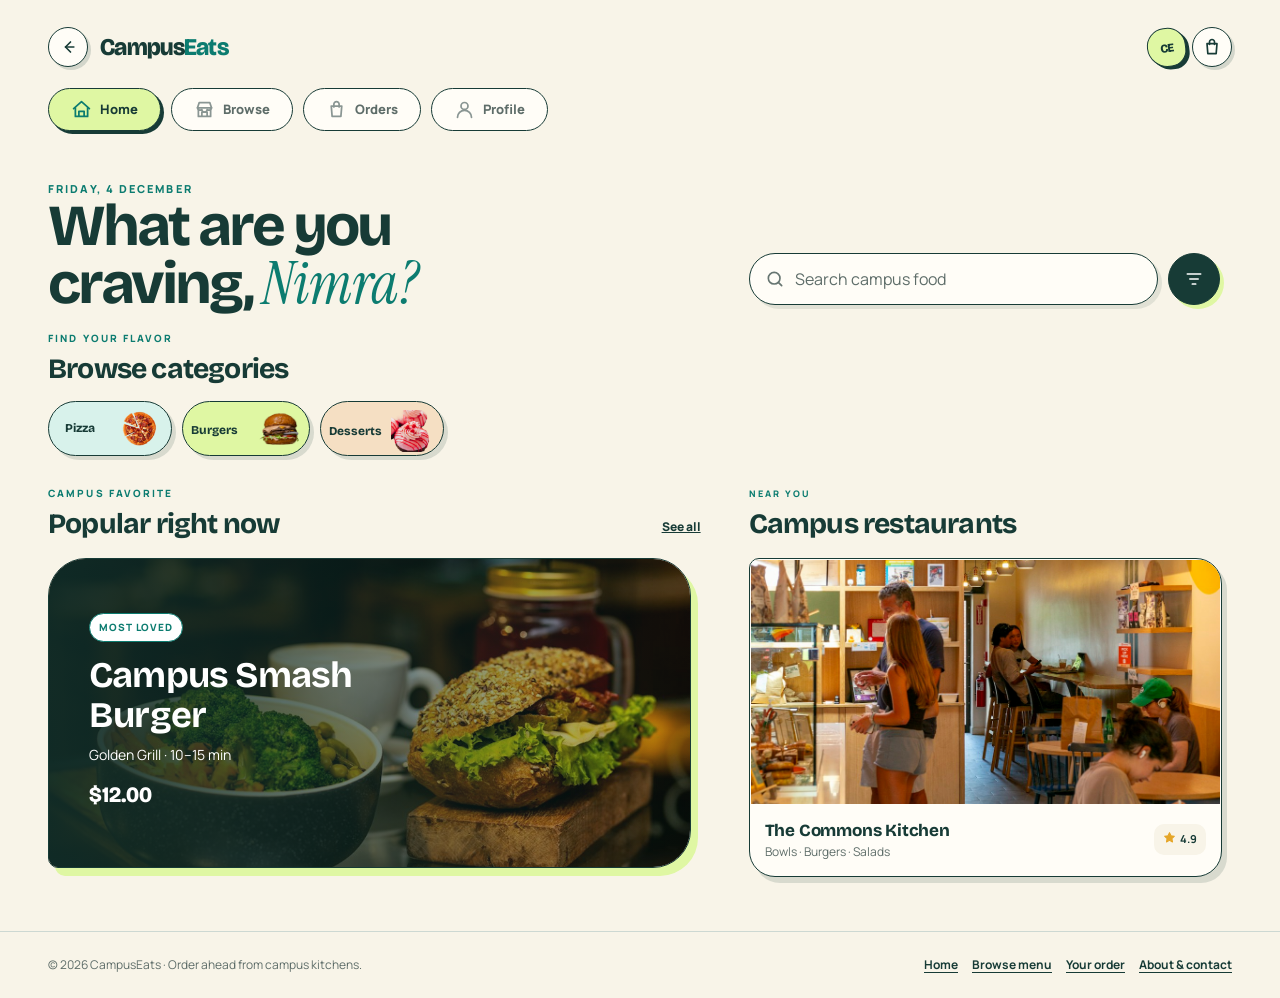
<file: index.html>
<!doctype html>
<html lang="en">
<head>
  <meta charset="utf-8">
  <meta name="viewport" content="width=device-width, initial-scale=1, viewport-fit=cover">
  <title>CampusEats</title>
  <meta name="description" content="CampusEats: browse campus restaurants and order food ahead for pickup or delivery.">
  <link rel="preconnect" href="https://fonts.googleapis.com">
  <link rel="preconnect" href="https://fonts.gstatic.com" crossorigin>
  <link href="https://fonts.googleapis.com/css2?family=Bricolage+Grotesque:opsz,wdth,wght@12..96,75..100,200..800&family=Instrument+Serif:ital@1&family=Manrope:wght@400;600;700;800&display=swap" rel="stylesheet">
  <link rel="stylesheet" href="css/styles.css">
</head>
<body data-page="home">
<a class="skip-link" href="#main">Skip to main content</a>
<div class="app">

  <header class="topbar topbar--home">
    <a class="icon-btn" href="index.html" data-back aria-label="Go back"><img src="assets/icons/icon-back.svg" width="19.986" height="19.986" alt=""></a>
    <div class="brand-slot"><a class="wordmark" href="landing.html" aria-label="CampusEats, about and contact">Campus<span>Eats</span></a></div>
    <div class="ce-badge" aria-hidden="true">CE</div>
    <a class="icon-btn" href="cart.html" aria-label="Open cart"><img src="assets/icons/icon-cart.svg" width="19.986" height="19.986" alt=""></a>
  </header>

  <nav class="bottom-nav" aria-label="Primary">
    <a class="nav-item is-active" href="index.html" aria-current="page"><img src="assets/icons/nav-home-active.svg" width="20.984" height="20.984" alt="">Home</a>
    <a class="nav-item" href="browse.html"><img src="assets/icons/nav-browse.svg" width="20.984" height="20.984" alt="">Browse</a>
    <a class="nav-item" href="cart.html"><img src="assets/icons/nav-orders.svg" width="20.984" height="20.984" alt="">Orders</a>
    <button class="nav-item" type="button" title="Profile (coming soon)"><img src="assets/icons/nav-profile.svg" width="20.984" height="20.984" alt="">Profile</button>
  </nav>

  <main class="home-main" id="main" tabindex="-1">
    <div class="greeting">
      <p class="greeting__date" id="today">THURSDAY, 15 OCTOBER</p>
      <h1 class="greeting__title">What are you<br>craving, <em>Nimra?</em></h1>
    </div>

    <form class="search-row" role="search" action="browse.html" method="get">
      <div class="search-field">
        <img src="assets/icons/icon-search.svg" width="19.986" height="19.986" alt="">
        <label class="sr-only" for="search">Search campus food</label>
        <input id="search" name="q" type="search" placeholder="Search campus food" autocomplete="off">
      </div>
      <a class="filter-btn" href="browse.html" aria-label="Open filters"><img src="assets/icons/icon-filter.svg" width="19.986" height="19.986" alt=""></a>
    </form>

    <section class="home-cats" aria-labelledby="cats-title">
      <div class="section-head section-head--flavor">
        <div>
          <p class="eyebrow">Find your flavor</p>
          <h2 class="h-section" id="cats-title">Browse categories</h2>
        </div>
      </div>
      <ul class="categories">
        <li><a class="cat-pill cat-pill--pizza" href="browse.html?cat=popular">Pizza<img src="assets/img/category-pizza.png" width="53" height="39" alt=""></a></li>
        <li><a class="cat-pill cat-pill--burgers" href="browse.html?cat=burgers">Burgers<img src="assets/img/category-burgers.png" width="54" height="49" alt=""></a></li>
        <li><a class="cat-pill cat-pill--desserts" href="browse.html?cat=popular">Desserts<img src="assets/img/category-desserts.png" width="42" height="42" alt=""></a></li>
      </ul>
    </section>

    <section class="home-popular" aria-labelledby="popular-title">
      <div class="section-head section-head--fav">
        <div>
          <p class="eyebrow">Campus favorite</p>
          <h2 class="h-section" id="popular-title">Popular right now</h2>
        </div>
        <a class="see-all" href="browse.html">See all<span class="sr-only"> popular dishes</span></a>
      </div>
      <a class="hero-card" href="food-detail.html?item=campus-smash-burger">
        <img src="assets/img/campus-smash-burger.png" alt="Double smash burger with melted cheddar, pickles and house sauce on a brioche bun">
        <div class="hero-card__shade" aria-hidden="true"></div>
        <div class="hero-card__body">
          <span class="pill-badge">MOST LOVED</span>
          <p class="hero-card__title">Campus Smash Burger</p>
          <p class="hero-card__meta">Golden Grill · 10–15 min</p>
          <p class="hero-card__price">$12.00</p>
        </div>
      </a>
    </section>

    <section class="home-restaurant restaurant" aria-labelledby="restaurants-title">
      <div class="restaurant__label">
        <p class="eyebrow eyebrow--9">Near you</p>
        <h2 class="h-section" id="restaurants-title">Campus restaurants</h2>
      </div>
      <a class="restaurant-card" href="browse.html">
        <img class="restaurant-card__img" src="assets/img/students-dining.png" alt="Students dining at The Commons Kitchen">
        <div class="restaurant-card__row">
          <div>
            <h3 class="restaurant-card__name">The Commons Kitchen</h3>
            <p class="restaurant-card__sub">Bowls · Burgers · Salads</p>
          </div>
          <div class="rating-chip"><img src="assets/icons/icon-star-dark.svg" width="12.985" height="12.985" alt=""><span class="sr-only">Rated </span>4.9</div>
        </div>
      </a>
    </section>
  </main>

  <footer class="site-footer">
    <p>© 2026 CampusEats · Order ahead from campus kitchens.</p>
    <ul>
      <li><a href="index.html">Home</a></li>
      <li><a href="browse.html">Browse menu</a></li>
      <li><a href="cart.html">Your order</a></li>
      <li><a href="landing.html">About &amp; contact</a></li>
    </ul>
  </footer>
</div>
<script src="js/app.js"></script>
</body>
</html>
</file>
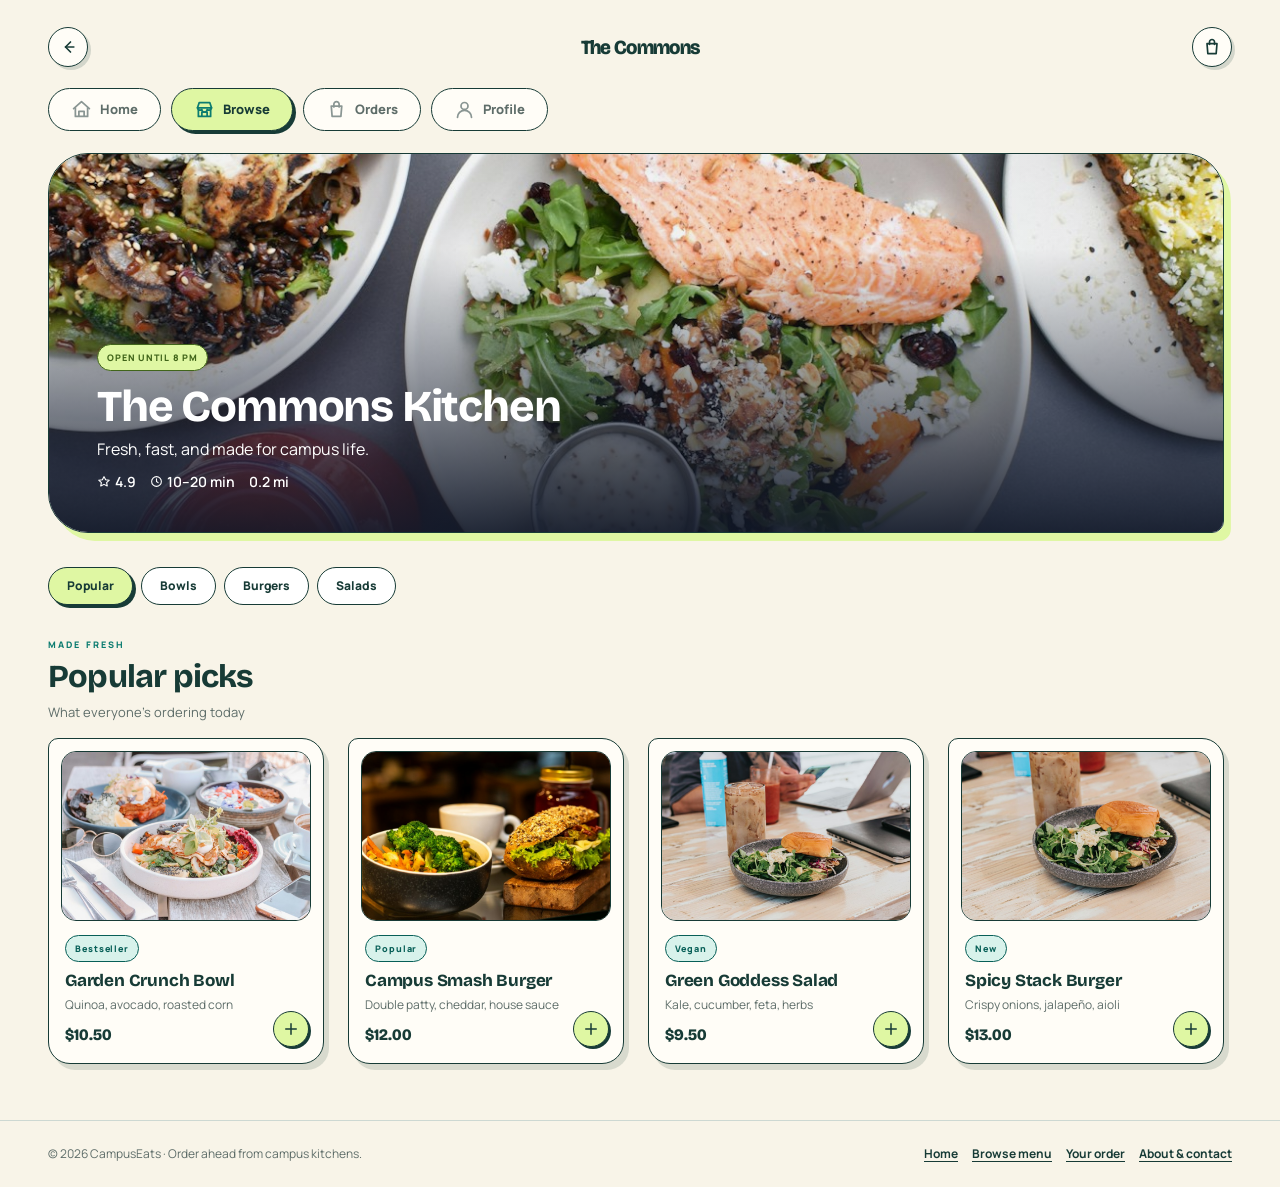
<file: browse.html>
<!doctype html>
<html lang="en">
<head>
  <meta charset="utf-8">
  <meta name="viewport" content="width=device-width, initial-scale=1, viewport-fit=cover">
  <title>The Commons · CampusEats</title>
  <meta name="description" content="Menu for The Commons Kitchen: bowls, burgers and salads made fresh on campus.">
  <link rel="preconnect" href="https://fonts.googleapis.com">
  <link rel="preconnect" href="https://fonts.gstatic.com" crossorigin>
  <link href="https://fonts.googleapis.com/css2?family=Bricolage+Grotesque:opsz,wdth,wght@12..96,75..100,200..800&family=Instrument+Serif:ital@1&family=Manrope:wght@400;600;700;800&display=swap" rel="stylesheet">
  <link rel="stylesheet" href="css/styles.css">
</head>
<body data-page="browse">
<a class="skip-link" href="#main">Skip to main content</a>
<div class="app">

  <header class="topbar topbar--browse">
    <a class="icon-btn" href="index.html" data-back aria-label="Go back"><img src="assets/icons/icon-back.svg" width="19.986" height="19.986" alt=""></a>
    <p class="screen-title">The Commons</p>
    <a class="icon-btn" href="cart.html" aria-label="Open cart"><img src="assets/icons/icon-cart.svg" width="19.986" height="19.986" alt=""></a>
  </header>

  <nav class="bottom-nav" aria-label="Primary">
    <a class="nav-item" href="index.html"><img src="assets/icons/nav-home.svg" width="20.984" height="20.984" alt="">Home</a>
    <a class="nav-item is-active" href="browse.html" aria-current="page"><img src="assets/icons/nav-browse-active.svg" width="20.984" height="20.984" alt="">Browse</a>
    <a class="nav-item" href="cart.html"><img src="assets/icons/nav-orders.svg" width="20.984" height="20.984" alt="">Orders</a>
    <button class="nav-item" type="button" title="Profile (coming soon)"><img src="assets/icons/nav-profile.svg" width="20.984" height="20.984" alt="">Profile</button>
  </nav>

  <main class="browse-main" id="main" tabindex="-1">
    <div class="rest-hero-wrap">
      <section class="rest-hero" aria-labelledby="rest-title">
        <img src="assets/img/colorful-spread.png" alt="A colorful spread at The Commons Kitchen">
        <div class="rest-hero__shade" aria-hidden="true"></div>
        <div class="rest-hero__body">
          <span class="open-badge">OPEN UNTIL 8 PM</span>
          <h1 class="rest-hero__title" id="rest-title">The Commons Kitchen</h1>
          <p class="rest-hero__tagline">Fresh, fast, and made for campus life.</p>
          <ul class="rest-hero__meta">
            <li><img src="assets/icons/icon-star-light.svg" width="13.796" height="13.796" alt=""><span class="sr-only">Rating </span>4.9</li>
            <li><img src="assets/icons/icon-clock-light.svg" width="13.796" height="13.796" alt=""><span class="sr-only">Prep time </span>10–20 min</li>
            <li><span class="sr-only">Distance </span>0.2 mi</li>
          </ul>
        </div>
      </section>
    </div>

    <div class="filter-chips" role="group" aria-label="Filter menu">
      <button class="chip is-active" type="button" data-filter="popular" aria-pressed="true">Popular</button>
      <button class="chip" type="button" data-filter="bowls" aria-pressed="false">Bowls</button>
      <button class="chip" type="button" data-filter="burgers" aria-pressed="false">Burgers</button>
      <button class="chip" type="button" data-filter="salads" aria-pressed="false">Salads</button>
    </div>

    <section aria-labelledby="picks-title">
      <div class="picks-head">
        <p class="eyebrow eyebrow--9">Made fresh</p>
        <h2 class="h-section" id="picks-title">Popular picks</h2>
        <p class="picks-head__sub">What everyone’s ordering today</p>
      </div>
      <ul class="picks" id="picks"></ul>
    </section>
  </main>

  <footer class="site-footer">
    <p>© 2026 CampusEats · Order ahead from campus kitchens.</p>
    <ul>
      <li><a href="index.html">Home</a></li>
      <li><a href="browse.html">Browse menu</a></li>
      <li><a href="cart.html">Your order</a></li>
      <li><a href="landing.html">About &amp; contact</a></li>
    </ul>
  </footer>
</div>
<script src="js/app.js"></script>
</body>
</html>
</file>
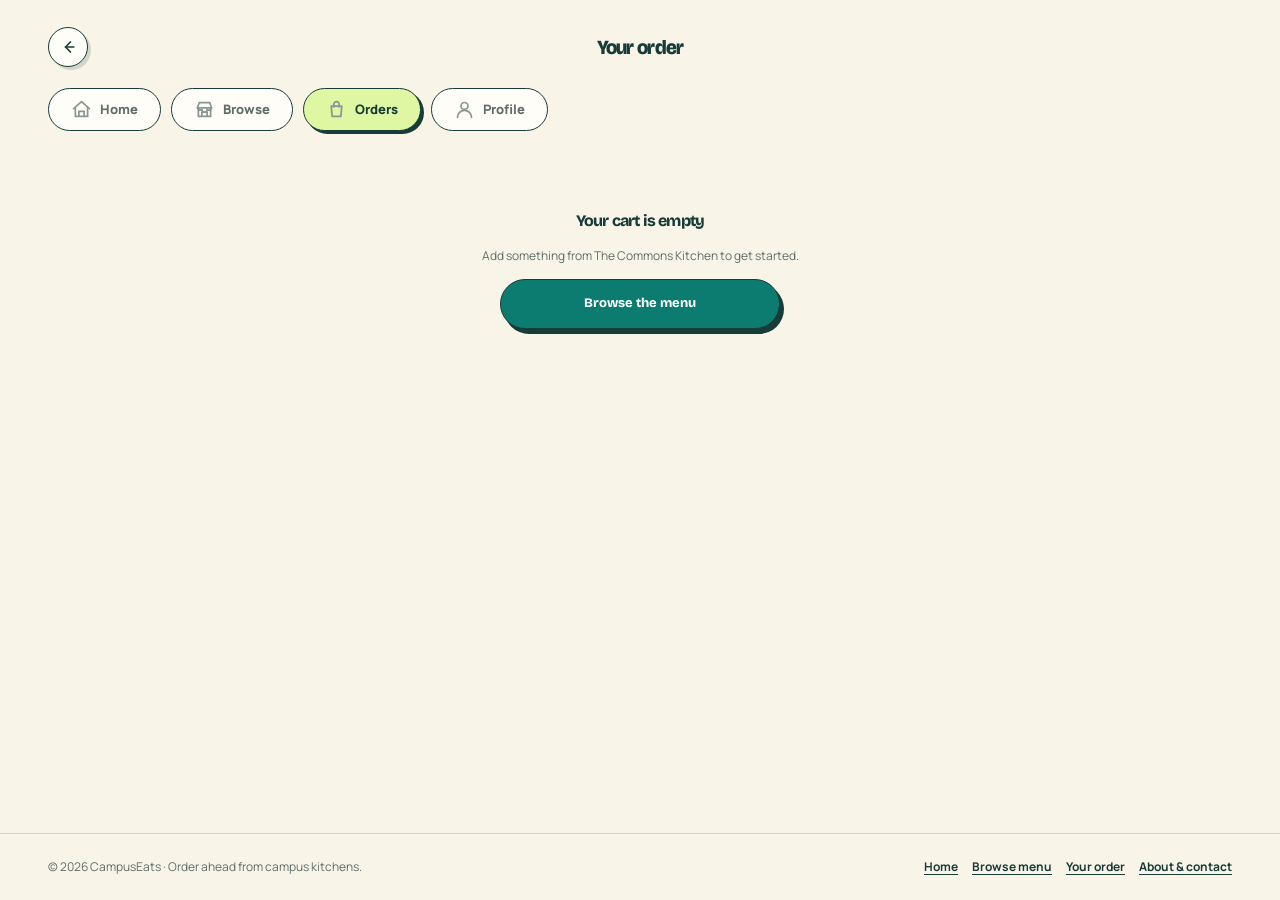
<file: cart.html>
<!doctype html>
<html lang="en">
<head>
  <meta charset="utf-8">
  <meta name="viewport" content="width=device-width, initial-scale=1, viewport-fit=cover">
  <title>Your order · CampusEats</title>
  <meta name="description" content="Review the items in your CampusEats order, change quantities and see your total.">
  <link rel="preconnect" href="https://fonts.googleapis.com">
  <link rel="preconnect" href="https://fonts.gstatic.com" crossorigin>
  <link href="https://fonts.googleapis.com/css2?family=Bricolage+Grotesque:opsz,wdth,wght@12..96,75..100,200..800&family=Instrument+Serif:ital@1&family=Manrope:wght@400;600;700;800&display=swap" rel="stylesheet">
  <link rel="stylesheet" href="css/styles.css">
</head>
<body data-page="cart">
<a class="skip-link" href="#main">Skip to main content</a>
<div class="app">

  <header class="topbar">
    <a class="icon-btn" href="browse.html" data-back aria-label="Go back"><img src="assets/icons/icon-back.svg" width="19.986" height="19.986" alt=""></a>
    <h1 class="screen-title">Your order</h1>
  </header>

  <nav class="bottom-nav bottom-nav--wide" aria-label="Primary">
    <a class="nav-item" href="index.html"><img src="assets/icons/nav-home.svg" width="20.984" height="20.984" alt="">Home</a>
    <a class="nav-item" href="browse.html"><img src="assets/icons/nav-browse.svg" width="20.984" height="20.984" alt="">Browse</a>
    <a class="nav-item is-active" href="cart.html" aria-current="page"><img src="assets/icons/nav-orders.svg" width="20.984" height="20.984" alt="">Orders</a>
    <button class="nav-item" type="button" title="Profile (coming soon)"><img src="assets/icons/nav-profile.svg" width="20.984" height="20.984" alt="">Profile</button>
  </nav>

  <main class="cart-main" id="main" tabindex="-1">
    <div id="cart-full" hidden>
      <div class="cart-items">
        <div class="from-card">
          <div class="tc-badge" aria-hidden="true">TC</div>
          <div>
            <p class="eyebrow">Ordering from</p>
            <p class="from-card__name">The Commons Kitchen</p>
          </div>
        </div>

        <h2 class="count-label" id="count">2 ITEMS</h2>
        <ul class="lines" id="lines"></ul>

        <div class="add-another">
          <a href="browse.html"><img src="assets/icons/icon-add-another.svg" width="17.991" height="17.991" alt="">Add another item</a>
        </div>
      </div>

      <div class="cart-side">
        <div class="ready-box">
          <div class="ready-box__icon"><img src="assets/icons/icon-ready.svg" width="19.986" height="19.986" alt=""></div>
          <div>
            <p class="ready-box__title">Ready in 10–20 minutes</p>
            <p class="ready-box__sub">We’ll notify you when it’s time to head over.</p>
          </div>
        </div>

        <section class="summary" aria-labelledby="summary-title">
          <h2 id="summary-title">Order summary</h2>
          <div class="summary__row"><span>Subtotal</span><b id="sub">$22.50</b></div>
          <div class="summary__row"><span>Campus service fee</span><b id="fee">$0.75</b></div>
          <div class="summary__row"><span>Tax</span><b id="tax">$0.85</b></div>
          <div class="summary__rule"></div>
          <div class="summary__total"><span>Total</span><b id="total">$24.10</b></div>
        </section>

        <div class="action-bar" id="cart-bar" hidden>
          <a class="btn-primary" href="checkout.html">Go to checkout <img src="assets/icons/icon-arrow-right.svg" width="19.986" height="19.986" alt=""></a>
        </div>
      </div>
    </div>

    <section class="empty-state" id="cart-empty" aria-labelledby="empty-title">
      <h2 class="h-16" id="empty-title">Your cart is empty</h2>
      <p>Add something from The Commons Kitchen to get started.</p>
      <a class="btn-primary" href="browse.html">Browse the menu</a>
    </section>
  </main>

  <footer class="site-footer">
    <p>© 2026 CampusEats · Order ahead from campus kitchens.</p>
    <ul>
      <li><a href="index.html">Home</a></li>
      <li><a href="browse.html">Browse menu</a></li>
      <li><a href="cart.html">Your order</a></li>
      <li><a href="landing.html">About &amp; contact</a></li>
    </ul>
  </footer>
</div>
<script src="js/app.js"></script>
</body>
</html>
</file>
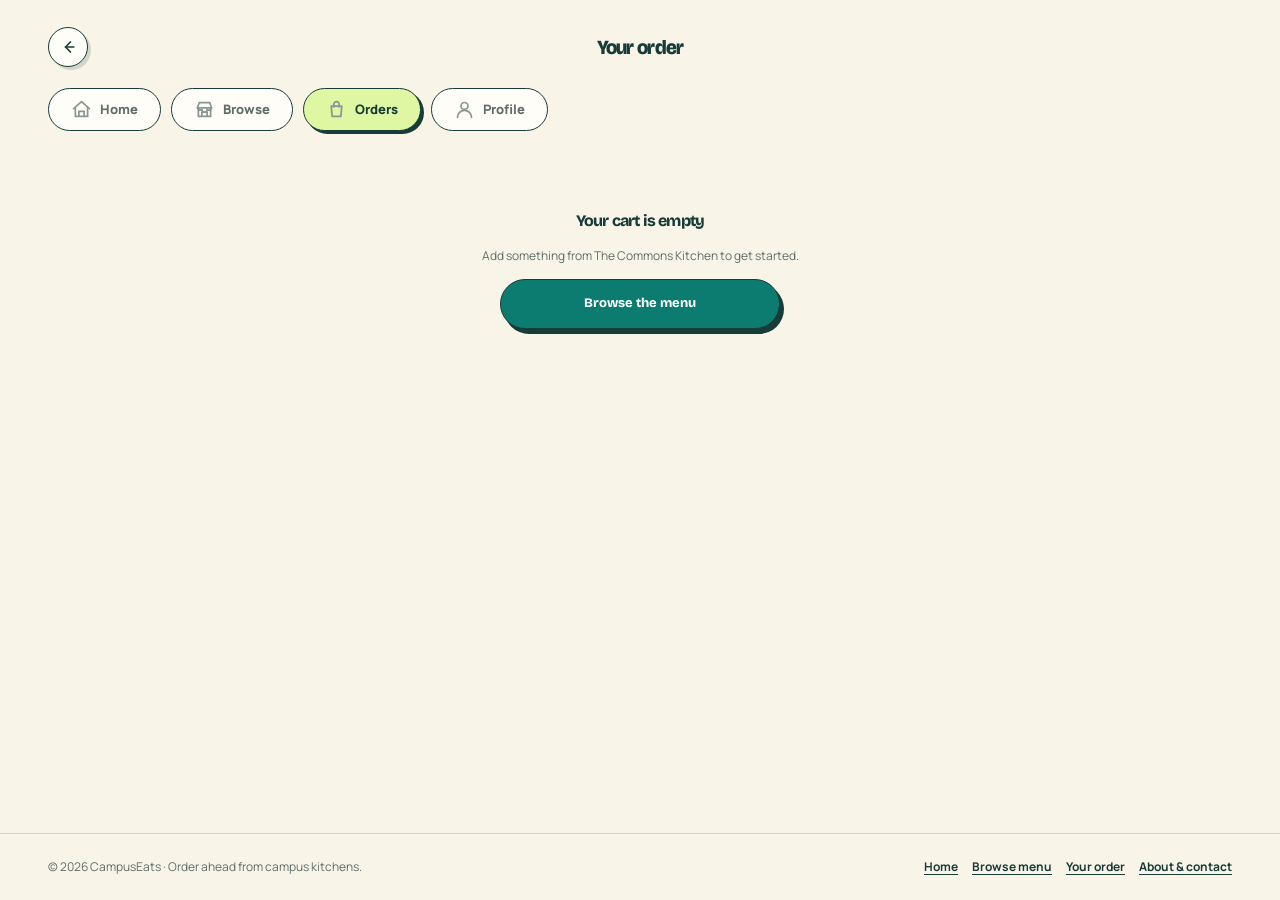
<file: checkout.html>
<!doctype html>
<html lang="en">
<head>
  <meta charset="utf-8">
  <meta name="viewport" content="width=device-width, initial-scale=1, viewport-fit=cover">
  <title>Checkout · CampusEats</title>
  <meta name="description" content="Choose pickup or delivery, review your order and confirm it.">
  <link rel="preconnect" href="https://fonts.googleapis.com">
  <link rel="preconnect" href="https://fonts.gstatic.com" crossorigin>
  <link href="https://fonts.googleapis.com/css2?family=Bricolage+Grotesque:opsz,wdth,wght@12..96,75..100,200..800&family=Instrument+Serif:ital@1&family=Manrope:wght@400;600;700;800&display=swap" rel="stylesheet">
  <link rel="stylesheet" href="css/styles.css">
</head>
<body data-page="checkout">
<a class="skip-link" href="#main">Skip to main content</a>
<div class="app">

  <header class="topbar">
    <a class="icon-btn" href="cart.html" data-back aria-label="Go back"><img src="assets/icons/icon-back.svg" width="19.986" height="19.986" alt=""></a>
    <h1 class="screen-title">Checkout</h1>
  </header>

  <nav class="bottom-nav bottom-nav--wide" aria-label="Primary">
    <a class="nav-item" href="index.html"><img src="assets/icons/nav-home.svg" width="20.984" height="20.984" alt="">Home</a>
    <a class="nav-item" href="browse.html"><img src="assets/icons/nav-browse.svg" width="20.984" height="20.984" alt="">Browse</a>
    <a class="nav-item is-active" href="cart.html" aria-current="page"><img src="assets/icons/nav-orders.svg" width="20.984" height="20.984" alt="">Orders</a>
    <button class="nav-item" type="button" title="Profile (coming soon)"><img src="assets/icons/nav-profile.svg" width="20.984" height="20.984" alt="">Profile</button>
  </nav>

  <main class="checkout-main" id="main" tabindex="-1">
    <ol class="stepper" aria-label="Checkout progress">
      <li class="step step--done"><img src="assets/icons/icon-check-sm.svg" width="12.985" height="12.985" alt=""><span class="sr-only">Step 1, completed</span></li>
      <li class="step-line" aria-hidden="true"></li>
      <li class="step step--active" aria-current="step"><span class="sr-only">Step </span>2<span class="sr-only">, current</span></li>
      <li class="step-line" aria-hidden="true"></li>
      <li class="step"><span class="sr-only">Step </span>3</li>
    </ol>

    <div class="co-left">
      <section class="co-section co-section--first" aria-labelledby="method-title">
        <p class="eyebrow">How to get it</p>
        <h2 class="h-section co-title co-title--light" id="method-title">Choose your method</h2>
        <div class="methods" role="group" aria-labelledby="method-title">
          <button class="method" type="button" data-method="pickup" aria-pressed="true">
            <img src="assets/icons/icon-pickup.svg" width="19.986" height="19.986" alt="">
            <span class="method__name">Pickup</span><span class="method__time">10–20 min</span>
          </button>
          <button class="method" type="button" data-method="delivery" aria-pressed="false">
            <img src="assets/icons/icon-delivery.svg" width="19.986" height="19.986" alt="">
            <span class="method__name">Delivery</span><span class="method__time method__time--lg">25–35 min</span>
          </button>
        </div>
      </section>

      <section class="co-section" id="pickup-from" aria-labelledby="pickup-title">
        <div class="co-row">
          <div>
            <p class="eyebrow">Pickup from</p>
            <h2 class="h-16" id="pickup-title">The Commons Kitchen</h2>
          </div>
          <a class="change-link" href="browse.html">Change<span class="sr-only"> restaurant</span></a>
        </div>
        <div class="info-card">
          <div class="info-card__icon"><img src="assets/icons/icon-store.svg" width="19.986" height="19.986" alt=""></div>
          <div>
            <p class="info-card__title">Student Union · Ground floor</p>
            <p class="info-card__sub">Enter through the east doors</p>
          </div>
        </div>
      </section>

      <section class="co-section" aria-labelledby="payment-title">
        <p class="eyebrow">Payment</p>
        <h2 class="h-16 co-title" id="payment-title">Payment method</h2>
        <div class="info-card info-card--pay">
          <span class="visa" aria-hidden="true">VISA</span>
          <div class="info-card__grow">
            <p class="info-card__title">Visa ending in 2048</p>
            <p class="info-card__sub">Default payment</p>
          </div>
          <img class="chev" src="assets/icons/icon-chevron-right.svg" width="19.986" height="19.986" alt="">
        </div>
      </section>
    </div>

    <div class="co-right">
      <section class="co-section co-section--review" aria-labelledby="review-title">
        <h2 class="eyebrow" id="review-title">Order review</h2>
        <div id="review-lines"></div>
        <div class="review-sum"><span>Subtotal + fees</span><b id="review-total">$24.10</b></div>
      </section>

      <div class="action-bar">
        <div class="total-block"><small>TOTAL</small><strong id="bar-total">$24.10</strong></div>
        <button class="btn-primary confirm" id="confirm" type="button">Confirm order</button>
      </div>
    </div>
  </main>

  <footer class="site-footer">
    <p>© 2026 CampusEats · Order ahead from campus kitchens.</p>
    <ul>
      <li><a href="index.html">Home</a></li>
      <li><a href="browse.html">Browse menu</a></li>
      <li><a href="cart.html">Your order</a></li>
      <li><a href="landing.html">About &amp; contact</a></li>
    </ul>
  </footer>
</div>
<script src="js/app.js"></script>
</body>
</html>
</file>
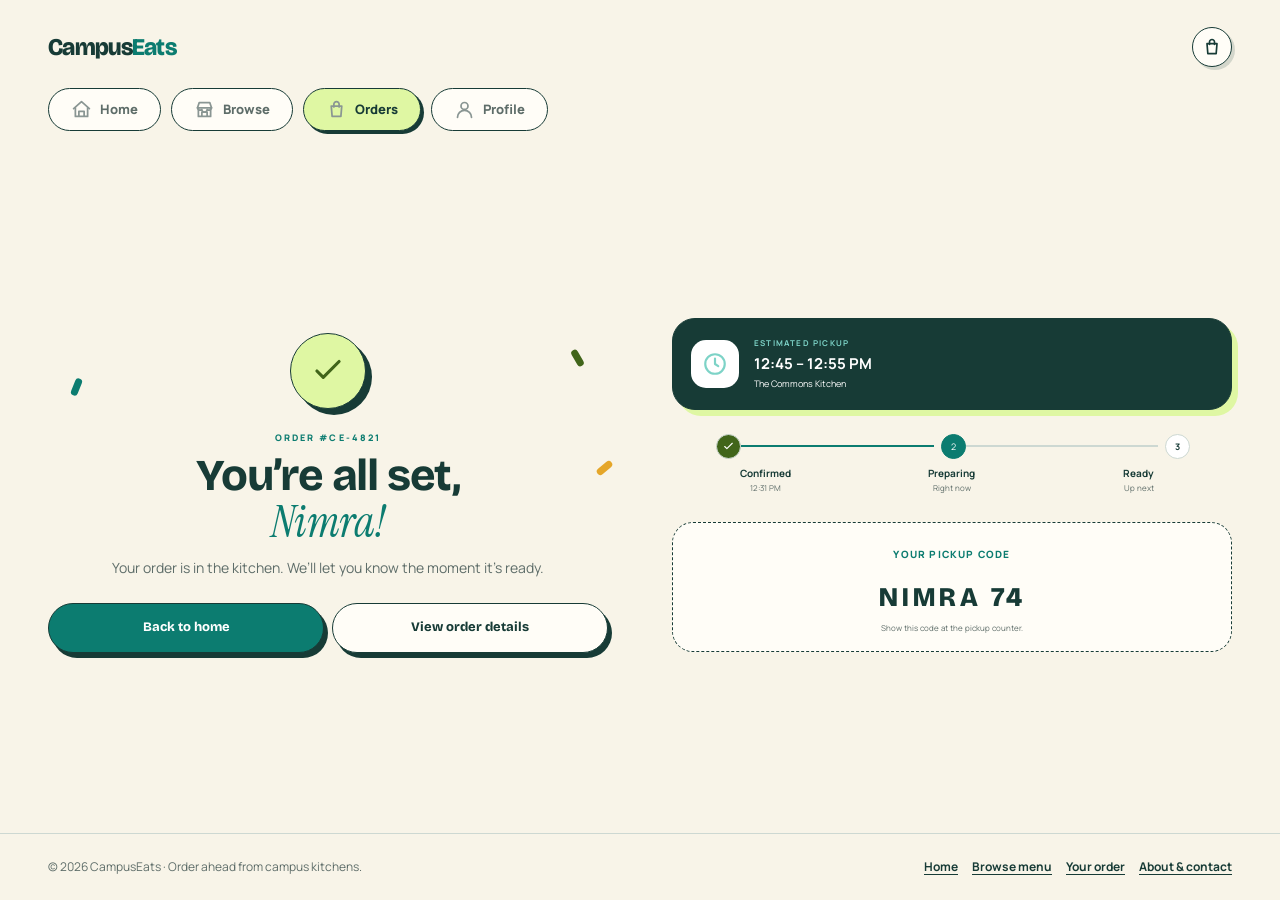
<file: confirmation.html>
<!doctype html>
<html lang="en">
<head>
  <meta charset="utf-8">
  <meta name="viewport" content="width=device-width, initial-scale=1, viewport-fit=cover">
  <title>Order confirmed · CampusEats</title>
  <meta name="description" content="Your CampusEats order is confirmed. See your estimated time and pickup code.">
  <link rel="preconnect" href="https://fonts.googleapis.com">
  <link rel="preconnect" href="https://fonts.gstatic.com" crossorigin>
  <link href="https://fonts.googleapis.com/css2?family=Bricolage+Grotesque:opsz,wdth,wght@12..96,75..100,200..800&family=Instrument+Serif:ital@1&family=Manrope:wght@400;600;700;800&display=swap" rel="stylesheet">
  <link rel="stylesheet" href="css/styles.css">
</head>
<body data-page="confirmation">
<a class="skip-link" href="#main">Skip to main content</a>
<div class="app">

  <header class="topbar topbar--wide">
    <p class="sr-only narrow-only">CampusEats</p>
    <a class="wordmark wide-only" href="index.html">Campus<span>Eats</span></a>
    <a class="icon-btn wide-only" href="cart.html" aria-label="Open cart"><img src="assets/icons/icon-cart.svg" width="19.986" height="19.986" alt=""></a>
  </header>

  <nav class="bottom-nav bottom-nav--wide" aria-label="Primary">
    <a class="nav-item" href="index.html"><img src="assets/icons/nav-home.svg" width="20.984" height="20.984" alt="">Home</a>
    <a class="nav-item" href="browse.html"><img src="assets/icons/nav-browse.svg" width="20.984" height="20.984" alt="">Browse</a>
    <a class="nav-item is-active" href="cart.html" aria-current="page"><img src="assets/icons/nav-orders.svg" width="20.984" height="20.984" alt="">Orders</a>
    <button class="nav-item" type="button" title="Profile (coming soon)"><img src="assets/icons/nav-profile.svg" width="20.984" height="20.984" alt="">Profile</button>
  </nav>

  <main class="confirm-main" id="main" tabindex="-1">
    <section class="confirm-intro" aria-labelledby="confirm-title">
      <div class="confetti-row" aria-hidden="true">
        <span class="confetti confetti--1"></span>
        <span class="confetti confetti--2"></span>
        <span class="confetti confetti--3"></span>
      </div>
      <div class="success-badge"><img src="assets/icons/icon-success.svg" width="37.996" height="37.996" alt="Order placed"></div>
      <p class="eyebrow eyebrow--9 order-no" id="order-no">ORDER #CE-4821</p>
      <h1 class="confirm-title" id="confirm-title">You’re all set,<em>Nimra!</em></h1>
      <p class="confirm-sub">Your order is in the kitchen. We’ll let you know the moment it’s ready.</p>
    </section>

    <section class="confirm-details" aria-label="Order details">
      <div class="pickup-card">
        <div class="pickup-card__icon"><img src="assets/icons/icon-pickup-clock.svg" width="25.99" height="25.99" alt=""></div>
        <div>
          <p class="pickup-card__label" id="window-label">ESTIMATED PICKUP</p>
          <p class="pickup-card__time" id="window">12:45 – 12:55 PM</p>
          <p class="pickup-card__where">The Commons Kitchen</p>
        </div>
      </div>

      <div class="progress" aria-hidden="true">
        <div class="progress__seg"><div class="step step--done"><img src="assets/icons/icon-check-sm.svg" width="12.985" height="12.985" alt=""></div><div class="progress__bar progress__bar--on"></div></div>
        <div class="progress__seg"><div class="step step--active">2</div><div class="progress__bar"></div></div>
        <div class="step">3</div>
      </div>
      <ol class="progress-labels" aria-label="Order progress">
        <li><b>Confirmed</b><span id="placed">12:31 PM</span></li>
        <li aria-current="step"><b>Preparing</b><span>Right now</span></li>
        <li><b>Ready</b><span>Up next</span></li>
      </ol>

      <div class="code-card">
        <p class="code-card__label">YOUR PICKUP CODE</p>
        <p class="code-card__code" id="code">NIMRA 74</p>
        <p class="code-card__hint">Show this code at the pickup counter.</p>
      </div>
    </section>

    <div class="confirm-actions">
      <a class="btn-primary" id="back-home" href="index.html">Back to home</a>
      <a class="btn-secondary" href="cart.html">View order details</a>
    </div>
  </main>

  <footer class="site-footer">
    <p>© 2026 CampusEats · Order ahead from campus kitchens.</p>
    <ul>
      <li><a href="index.html">Home</a></li>
      <li><a href="browse.html">Browse menu</a></li>
      <li><a href="cart.html">Your order</a></li>
      <li><a href="landing.html">About &amp; contact</a></li>
    </ul>
  </footer>
</div>
<script src="js/app.js"></script>
</body>
</html>
</file>
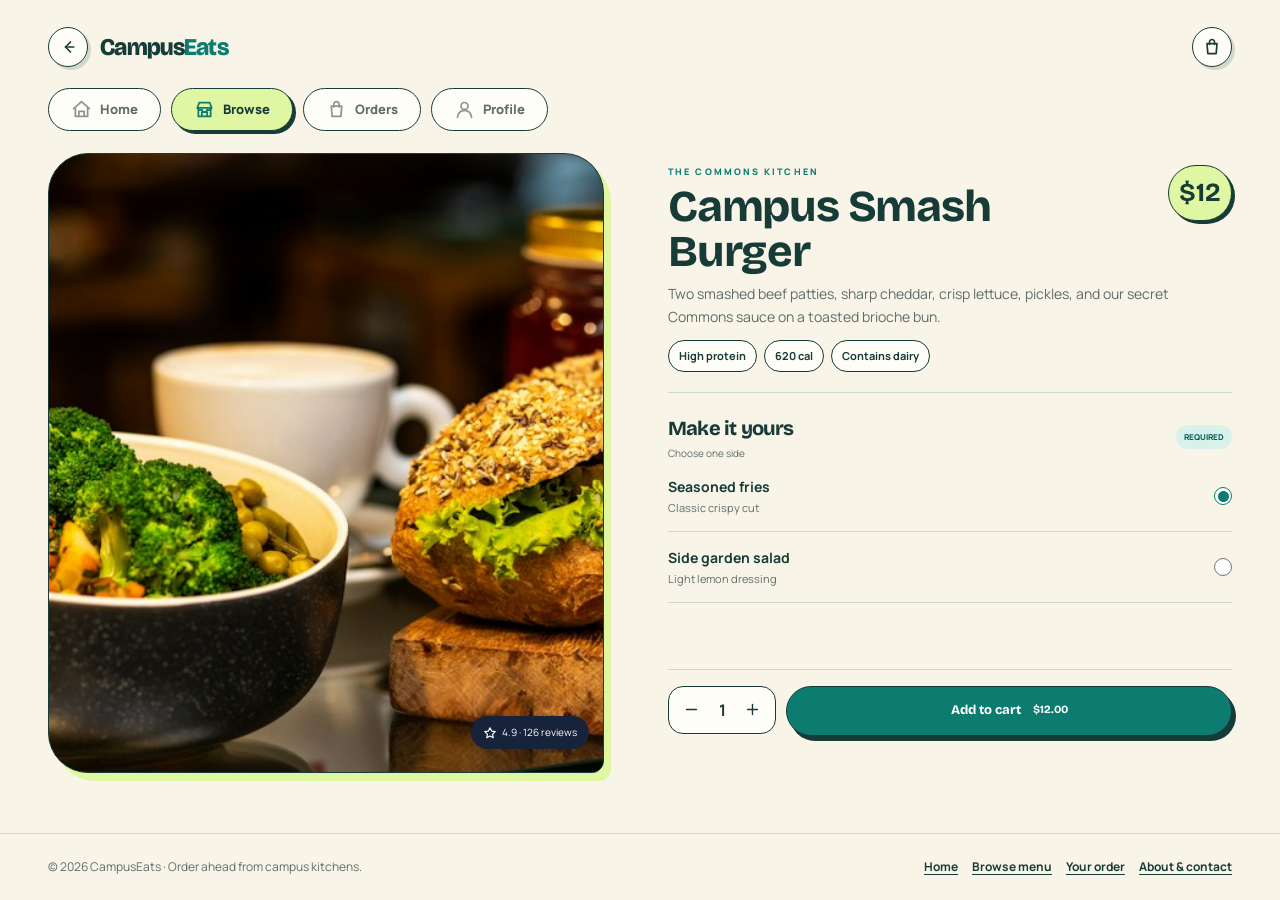
<file: food-detail.html>
<!doctype html>
<html lang="en">
<head>
  <meta charset="utf-8">
  <meta name="viewport" content="width=device-width, initial-scale=1, viewport-fit=cover">
  <title>CampusEats</title>
  <meta name="description" content="Choose a side, set the quantity and add this dish from The Commons Kitchen to your cart.">
  <link rel="preconnect" href="https://fonts.googleapis.com">
  <link rel="preconnect" href="https://fonts.gstatic.com" crossorigin>
  <link href="https://fonts.googleapis.com/css2?family=Bricolage+Grotesque:opsz,wdth,wght@12..96,75..100,200..800&family=Instrument+Serif:ital@1&family=Manrope:wght@400;600;700;800&display=swap" rel="stylesheet">
  <link rel="stylesheet" href="css/styles.css">
</head>
<body data-page="food-detail">
<a class="skip-link" href="#main">Skip to main content</a>
<div class="app">

  <header class="topbar topbar--wide">
    <p class="sr-only narrow-only">CampusEats</p>
    <a class="icon-btn wide-only" href="browse.html" data-back aria-label="Back to menu"><img src="assets/icons/icon-back.svg" width="19.986" height="19.986" alt=""></a>
    <a class="wordmark wide-only" href="index.html">Campus<span>Eats</span></a>
    <a class="icon-btn wide-only" href="cart.html" aria-label="Open cart"><img src="assets/icons/icon-cart.svg" width="19.986" height="19.986" alt=""></a>
  </header>

  <nav class="bottom-nav bottom-nav--wide" aria-label="Primary">
    <a class="nav-item" href="index.html"><img src="assets/icons/nav-home.svg" width="20.984" height="20.984" alt="">Home</a>
    <a class="nav-item is-active" href="browse.html" aria-current="page"><img src="assets/icons/nav-browse-active.svg" width="20.984" height="20.984" alt="">Browse</a>
    <a class="nav-item" href="cart.html"><img src="assets/icons/nav-orders.svg" width="20.984" height="20.984" alt="">Orders</a>
    <button class="nav-item" type="button" title="Profile (coming soon)"><img src="assets/icons/nav-profile.svg" width="20.984" height="20.984" alt="">Profile</button>
  </nav>

  <main class="detail-main" id="main" tabindex="-1">
    <section class="detail-hero" aria-label="Dish photo and rating">
      <img class="detail-hero__img" id="hero-img" src="assets/img/campus-smash-burger.png" alt="Double smash burger with melted cheddar, pickles and house sauce on a brioche bun">
      <a class="back-light" href="browse.html" data-back aria-label="Back to menu"><img src="assets/icons/icon-back.svg" width="19.986" height="19.986" alt=""></a>
      <p class="review-pill"><img src="assets/icons/icon-star-detail.svg" width="13.983" height="13.983" alt="">4.9 · 126 reviews</p>
    </section>

    <section class="detail-panel" aria-labelledby="title">
      <div class="detail-title-row">
        <div>
          <p class="eyebrow eyebrow--9">The Commons Kitchen</p>
          <h1 class="detail-title" id="title">Campus Smash<br>Burger</h1>
        </div>
        <p class="price-pill" id="price-pill">$12</p>
      </div>
      <p class="detail-desc" id="desc"></p>
      <ul class="detail-chips" id="chips"></ul>
      <div class="rule"></div>

      <fieldset class="options">
        <legend class="sr-only">Choose one side (required)</legend>
        <div class="options-head">
          <div><h2>Make it yours</h2><p>Choose one side</p></div>
          <span class="required">REQUIRED</span>
        </div>
        <label class="option" for="side-fries">
          <span class="option__text"><span class="option__name">Seasoned fries</span><span class="option__note">Classic crispy cut</span></span>
          <input type="radio" id="side-fries" name="side" value="fries" checked>
        </label>
        <label class="option" for="side-salad">
          <span class="option__text"><span class="option__name">Side garden salad</span><span class="option__note">Light lemon dressing</span></span>
          <input type="radio" id="side-salad" name="side" value="salad">
        </label>
      </fieldset>
    </section>

    <div class="action-bar">
      <div class="qty-box" role="group" aria-label="Quantity">
        <button type="button" id="dec" aria-label="Decrease quantity"><img src="assets/icons/icon-minus-lg.svg" width="16.994" height="16.994" alt=""></button>
        <output id="qty">1</output>
        <button type="button" id="inc" aria-label="Increase quantity"><img src="assets/icons/icon-plus-lg.svg" width="16.994" height="16.994" alt=""></button>
      </div>
      <button class="btn-primary" id="add" type="button">Add to cart <span class="btn-price" id="btn-price">$12.00</span></button>
    </div>
  </main>

  <footer class="site-footer">
    <p>© 2026 CampusEats · Order ahead from campus kitchens.</p>
    <ul>
      <li><a href="index.html">Home</a></li>
      <li><a href="browse.html">Browse menu</a></li>
      <li><a href="cart.html">Your order</a></li>
      <li><a href="landing.html">About &amp; contact</a></li>
    </ul>
  </footer>
</div>
<script src="js/app.js"></script>
</body>
</html>
</file>
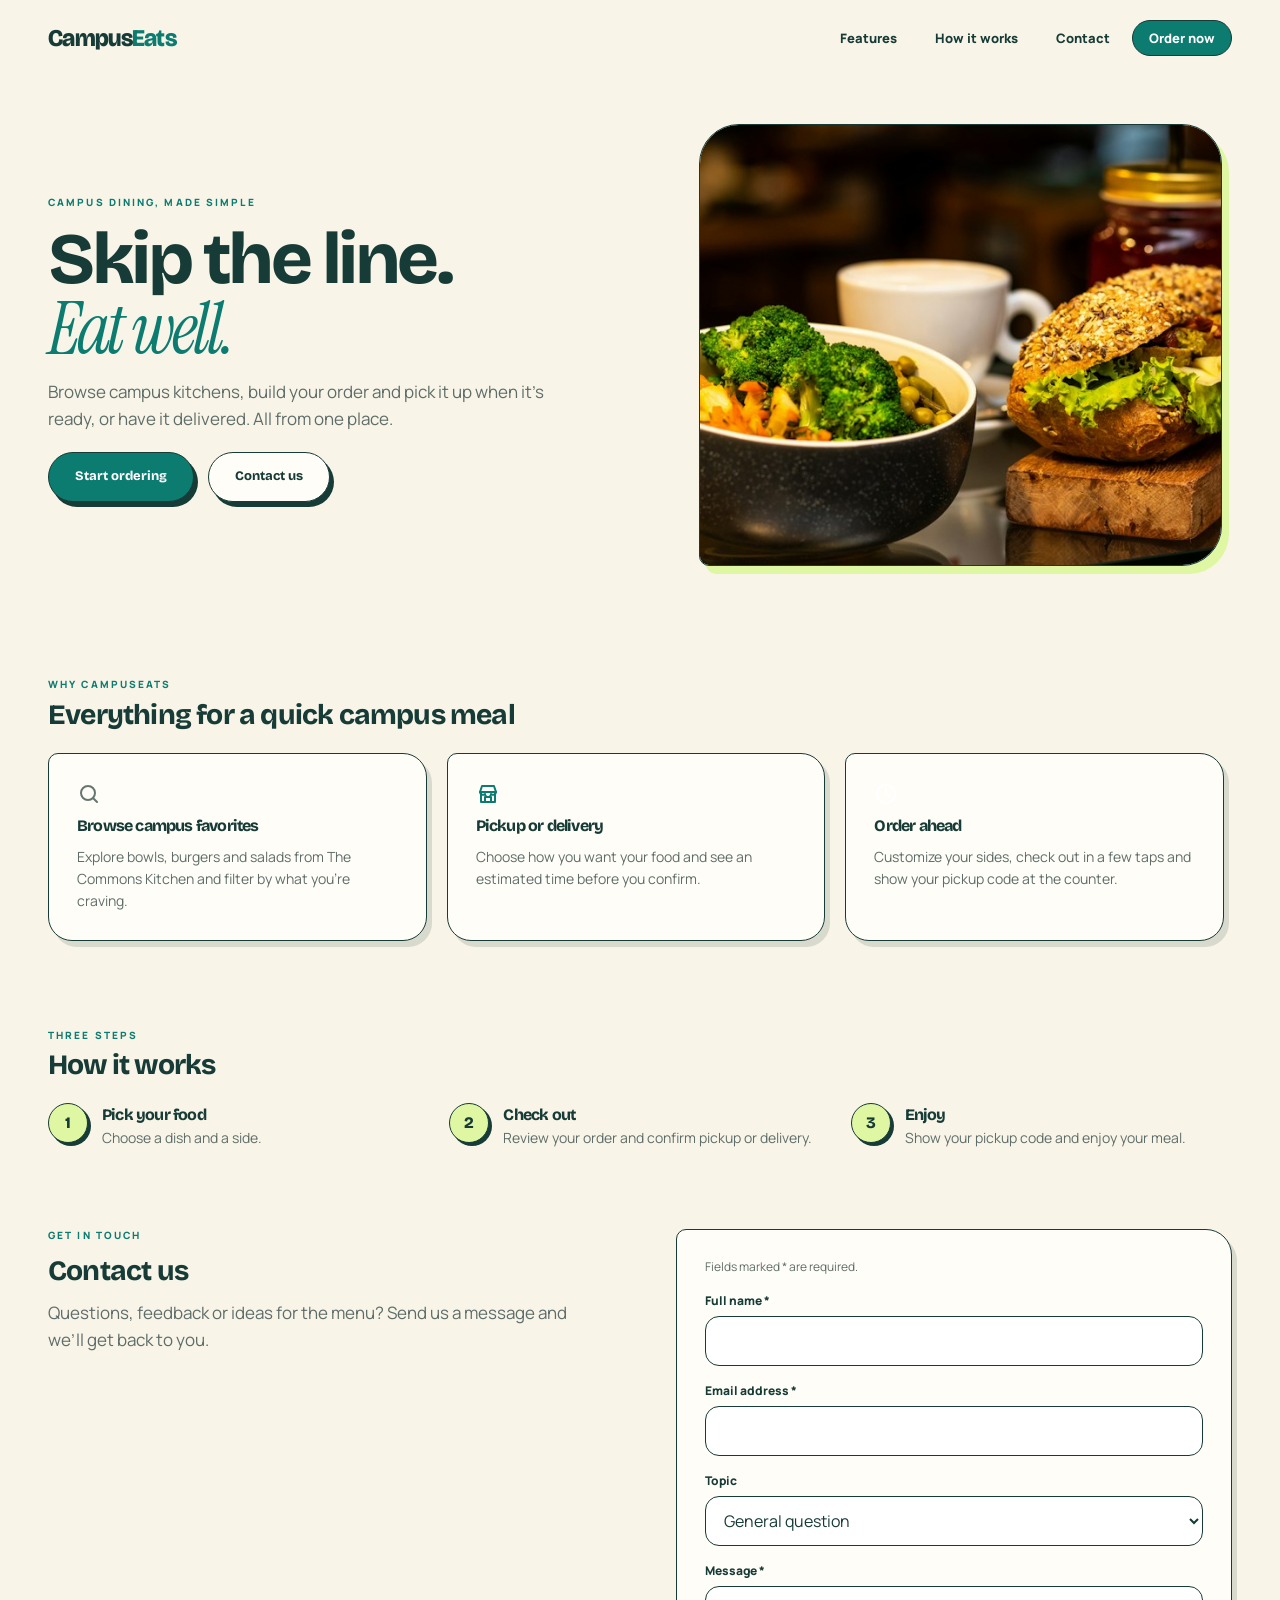
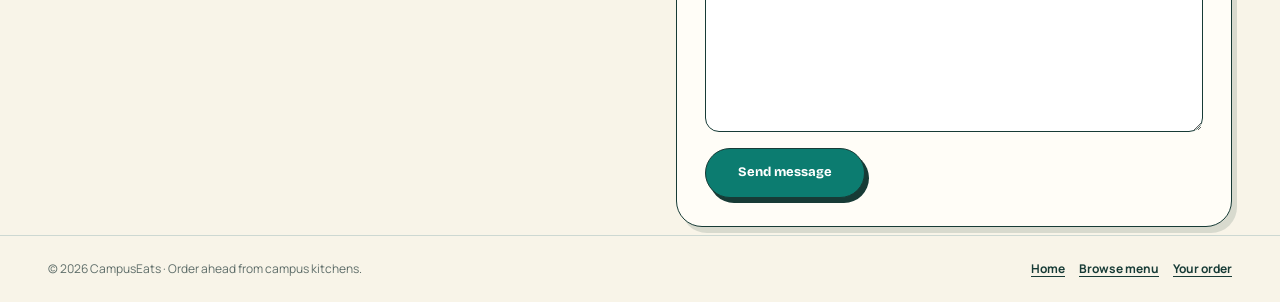
<file: landing.html>
<!doctype html>
<html lang="en">
<head>
  <meta charset="utf-8">
  <meta name="viewport" content="width=device-width, initial-scale=1, viewport-fit=cover">
  <title>CampusEats · Order ahead from campus kitchens</title>
  <meta name="description" content="CampusEats lets you browse campus restaurants, order ahead for pickup or delivery, and skip the line. Get in touch with us here.">
  <link rel="preconnect" href="https://fonts.googleapis.com">
  <link rel="preconnect" href="https://fonts.gstatic.com" crossorigin>
  <link href="https://fonts.googleapis.com/css2?family=Bricolage+Grotesque:opsz,wdth,wght@12..96,75..100,200..800&family=Instrument+Serif:ital@1&family=Manrope:wght@400;600;700;800&display=swap" rel="stylesheet">
  <link rel="stylesheet" href="css/styles.css">
  <link rel="stylesheet" href="css/landing.css">
</head>
<body data-page="landing">
<a class="skip-link" href="#main">Skip to main content</a>
<div class="app">

  <header class="landing-header">
    <a class="wordmark" href="landing.html">Campus<span>Eats</span></a>
    <nav class="landing-nav" aria-label="Page sections">
      <ul>
        <li><a href="#features">Features</a></li>
        <li><a href="#how-it-works">How it works</a></li>
        <li><a href="#contact">Contact</a></li>
        <li><a class="landing-nav__cta" href="index.html">Order now</a></li>
      </ul>
    </nav>
  </header>

  <main id="main" tabindex="-1">

    <section class="lp-hero" aria-labelledby="hero-title">
      <div class="lp-hero__text">
        <p class="eyebrow">Campus dining, made simple</p>
        <h1 class="lp-title" id="hero-title">Skip the line.<br><em>Eat well.</em></h1>
        <p class="lp-lead">Browse campus kitchens, build your order and pick it up when it’s ready, or have it delivered. All from one place.</p>
        <div class="lp-actions">
          <a class="btn-primary" href="index.html">Start ordering</a>
          <a class="btn-secondary" href="#contact">Contact us</a>
        </div>
      </div>
      <figure class="lp-hero__media">
        <img src="assets/img/campus-smash-burger.png" width="640" height="480" alt="Double smash burger with melted cheddar, pickles and house sauce on a brioche bun">
      </figure>
    </section>

    <section class="lp-section" id="features" aria-labelledby="features-title">
      <p class="eyebrow">Why CampusEats</p>
      <h2 class="h-section" id="features-title">Everything for a quick campus meal</h2>
      <ul class="lp-cards">
        <li class="lp-card">
          <img src="assets/icons/icon-search.svg" width="24" height="24" alt="">
          <h3 class="h-16">Browse campus favorites</h3>
          <p>Explore bowls, burgers and salads from The Commons Kitchen and filter by what you’re craving.</p>
        </li>
        <li class="lp-card">
          <img src="assets/icons/icon-pickup.svg" width="24" height="24" alt="">
          <h3 class="h-16">Pickup or delivery</h3>
          <p>Choose how you want your food and see an estimated time before you confirm.</p>
        </li>
        <li class="lp-card">
          <img src="assets/icons/icon-ready.svg" width="24" height="24" alt="">
          <h3 class="h-16">Order ahead</h3>
          <p>Customize your sides, check out in a few taps and show your pickup code at the counter.</p>
        </li>
      </ul>
    </section>

    <section class="lp-section" id="how-it-works" aria-labelledby="how-title">
      <p class="eyebrow">Three steps</p>
      <h2 class="h-section" id="how-title">How it works</h2>
      <ol class="lp-steps">
        <li><span class="lp-steps__num" aria-hidden="true">1</span><div><h3 class="h-16">Pick your food</h3><p>Choose a dish and a side.</p></div></li>
        <li><span class="lp-steps__num" aria-hidden="true">2</span><div><h3 class="h-16">Check out</h3><p>Review your order and confirm pickup or delivery.</p></div></li>
        <li><span class="lp-steps__num" aria-hidden="true">3</span><div><h3 class="h-16">Enjoy</h3><p>Show your pickup code and enjoy your meal.</p></div></li>
      </ol>
    </section>

    <section class="lp-section lp-contact" id="contact" aria-labelledby="contact-title">
      <div class="lp-contact__intro">
        <p class="eyebrow">Get in touch</p>
        <h2 class="h-section" id="contact-title">Contact us</h2>
        <p class="lp-lead">Questions, feedback or ideas for the menu? Send us a message and we’ll get back to you.</p>
      </div>

      <form class="lp-form" id="contact-form" novalidate>
        <p class="lp-form__note">Fields marked <span aria-hidden="true">*</span><span class="sr-only">with an asterisk</span> are required.</p>

        <div class="field">
          <label for="name">Full name <span aria-hidden="true">*</span></label>
          <input id="name" name="name" type="text" autocomplete="name" required aria-describedby="name-error" data-required="Please enter your name.">
          <p class="field__error" id="name-error"></p>
        </div>

        <div class="field">
          <label for="email">Email address <span aria-hidden="true">*</span></label>
          <input id="email" name="email" type="email" autocomplete="email" inputmode="email" required aria-describedby="email-error" data-required="Please enter your email address.">
          <p class="field__error" id="email-error"></p>
        </div>

        <div class="field">
          <label for="topic">Topic</label>
          <select id="topic" name="topic">
            <option value="general">General question</option>
            <option value="order">Help with an order</option>
            <option value="feedback">Feedback</option>
            <option value="menu">Menu suggestion</option>
          </select>
        </div>

        <div class="field">
          <label for="message">Message <span aria-hidden="true">*</span></label>
          <textarea id="message" name="message" rows="5" minlength="10" required aria-describedby="message-error" data-required="Please write a message." data-short="Your message should be at least 10 characters."></textarea>
          <p class="field__error" id="message-error"></p>
        </div>

        <button class="btn-primary lp-form__submit" type="submit">Send message</button>
        <p class="lp-form__status" id="form-status" role="status" tabindex="-1"></p>
      </form>
    </section>

  </main>

  <footer class="site-footer">
    <p>© 2026 CampusEats · Order ahead from campus kitchens.</p>
    <ul>
      <li><a href="index.html">Home</a></li>
      <li><a href="browse.html">Browse menu</a></li>
      <li><a href="cart.html">Your order</a></li>
    </ul>
  </footer>
</div>
<script src="js/landing.js"></script>
</body>
</html>
</file>
<file: css/styles.css>
/* ==========================================================================
   CampusEats — styles
   Values are taken from the Figma file "CampusEats" (mobile app screens, 390px wide).

   Responsive strategy (mobile-first):
     base            → 375px phone: the original single-column mobile-app layout
     min-width 768   → tablet: two-column grids, bottom tab bar becomes a top tab row
     min-width 1100  → desktop: wider content area (max 1200px), multi-column cards
   ========================================================================== */

/* ---------- Design tokens (Figma variables) ---------- */
:root {
  --canvas: #f8f4e8;      /* color/background/canvas */
  --card: #fffdf7;        /* color/surface/card */
  --ink: #173b36;         /* color/ink/primary */
  --brand: #0c7c70;       /* color/brand/primary */
  --lime: #dff7a3;        /* color/accent/lime */
  --peach: #f5dfc3;       /* color/accent/peach */
  --muted: #5e6d69;       /* color/text/muted (nudged darker from #667571 to reach 4.5:1 contrast) */
  --subtle: #cdd8d2;      /* color/border/subtle */
  --tone-1: #8a9693;
  --tone-2: #41651a;
  --tone-3: #d8f2eb;
  --tone-4: #075f57;
  --tone-5: #767676;
  --tone-6: #e5a629;
  --tone-7: #7dd3c7;
  --tone-8: #17223b;
  --white: #ffffff;
  --white-96: rgba(255, 255, 255, 0.96);
  --white-90: rgba(255, 255, 255, 0.9);

  --f-display: "Bricolage Grotesque", system-ui, sans-serif;
  --f-body: "Manrope", system-ui, sans-serif;
  --f-serif: "Instrument Serif", Georgia, serif;

  --border: 1.204px solid var(--ink);
  --shadow-card: 5px 6px 0 rgba(23, 59, 54, 0.14);
  --shadow-card-hover: 7px 8px 0 rgba(23, 59, 54, 0.2);
  --shadow-chip: 4px 4px 0 rgba(23, 59, 54, 0.14);
  --shadow-btn: 4px 5px 0 var(--ink);

  /* layout */
  --page-max: 1200px;     /* widest content column on desktop */
  --gutter: 24px;         /* minimum side padding on tablet/desktop */
  --focus-ring: 3px solid var(--brand);
}

*, *::before, *::after { box-sizing: border-box; }
* { margin: 0; }
html { -webkit-text-size-adjust: 100%; }
body {
  font-family: var(--f-body);
  color: var(--ink);
  min-height: 100vh;
  min-height: 100dvh;
  background:
    radial-gradient(circle at 15% 12%, rgba(223, 247, 163, 0.65), rgba(223, 247, 163, 0) 22%),
    radial-gradient(circle at 88% 84%, rgba(12, 124, 112, 0.14), rgba(12, 124, 112, 0) 28%),
    #d9e9e4;
}
img { display: block; max-width: 100%; }
a { color: inherit; text-decoration: none; }
button { font: inherit; color: inherit; background: none; border: 0; padding: 0; cursor: pointer; }
ul, ol { list-style: none; padding: 0; }
[hidden] { display: none !important; }

/* Visually hidden but still read by screen readers */
.sr-only {
  position: absolute; width: 1px; height: 1px; margin: -1px; padding: 0;
  overflow: hidden; clip: rect(0 0 0 0); clip-path: inset(50%); white-space: nowrap; border: 0;
}

/* Skip link: first tab stop on every page */
.skip-link {
  position: absolute; left: 12px; top: -80px; z-index: 20;
  padding: 10px 16px; border: var(--border); border-radius: 999px;
  background: var(--lime); color: var(--ink);
  font: 800 13px/19.5px var(--f-body);
}
.skip-link:focus { top: 12px; }

/* ---------- App shell ----------
   One grid for every page. Areas: header · nav · main · footer.
   Phone: bottom tab bar comes last (sticky). Tablet+: it moves under the header. */
.app {
  width: 100%;
  min-height: 100vh;
  min-height: 100dvh;
  background: var(--canvas);
  display: grid;
  grid-template-columns: minmax(0, 1fr);
  grid-template-rows: auto 1fr auto auto;
  grid-template-areas: "header" "main" "footer" "nav";
  overflow-x: clip;
}
.app > header { grid-area: header; }
.app > nav    { grid-area: nav; }
.app > main   { grid-area: main; min-width: 0; scroll-margin-top: 16px; }
.app > footer { grid-area: footer; }
main:focus { outline: none; }

/* ---------- Typography ---------- */
.eyebrow {
  font: 800 10px/13.5px var(--f-body);
  letter-spacing: 2.1px;
  text-transform: uppercase;
  color: var(--brand);
  white-space: nowrap;
}
.eyebrow--9 { font-size: 9px; }
.h-section {
  font: 750 23px/34.5px var(--f-display);
  letter-spacing: -0.8px;
  font-variation-settings: "opsz" 14, "wdth" 100;
  color: var(--ink);
}
.h-16 {
  font: 750 16px/24px var(--f-display);
  letter-spacing: -0.8px;
  font-variation-settings: "opsz" 14, "wdth" 100;
}
.d96 { font-weight: 800; font-variation-settings: "opsz" 96, "wdth" 100; }
.screen-title {
  font: 800 16px/24px var(--f-display);
  font-variation-settings: "opsz" 96, "wdth" 100;
  letter-spacing: -0.7px;
  text-align: center;
  white-space: nowrap;
  overflow: hidden; text-overflow: ellipsis;
}

/* ---------- Buttons ---------- */
.icon-btn {
  width: 40px; height: 40px; flex: none;
  display: grid; place-items: center;
  background: var(--card);
  border: var(--border);
  border-radius: 20px;
  box-shadow: 3px 3px 0 rgba(23, 59, 54, 0.16);
  transition: background-color .15s, transform .15s, box-shadow .15s;
}
.btn-primary, .btn-secondary {
  display: flex; align-items: center; justify-content: center; gap: 12px;
  min-height: 50px; padding: 0 19px;
  border: var(--border); border-radius: 999px;
  box-shadow: var(--shadow-btn);
  font: 750 13px/19.5px var(--f-display);
  font-variation-settings: "opsz" 14, "wdth" 100;
  text-align: center; white-space: nowrap;
  transition: background-color .15s, transform .15s, box-shadow .15s;
}
.btn-primary { background: var(--brand); color: var(--white); }
.btn-secondary { background: var(--card); color: var(--ink); }

/* ---------- Top bar (header) ---------- */
.topbar {
  display: grid;
  grid-template-columns: 40px minmax(0, 1fr) 40px;   /* back · title · action */
  align-items: center; column-gap: 10px;
  min-height: 70px;
  padding: 18px 20px 10px;
  background: var(--canvas);
}
.topbar--home { display: flex; padding: 18px 20px 10px 8px; gap: 2px; justify-content: flex-start; }
.topbar--browse { padding: 18px 18px 10px 9px; }
.brand-slot { flex: 1 0 0; min-width: 1px; }
.wordmark {
  display: block;
  padding-left: 10px;
  font: 800 20px/30px var(--f-display);
  font-variation-settings: "opsz" 96, "wdth" 100;
  letter-spacing: -0.7px;
  white-space: nowrap;
}
.wordmark span { color: var(--brand); }
.ce-badge {
  flex: none; width: 39px; height: 39px; margin: 0 4px 0 0;
  display: grid; place-items: center;
  background: var(--lime);
  border: var(--border);
  border-radius: 19.5px 19.5px 17.16px 21.84px;
  box-shadow: 3px 3px 0 var(--ink);
  transform: rotate(-7deg);
  font: 800 12px/18px var(--f-display);
  font-variation-settings: "opsz" 96, "wdth" 100;
  letter-spacing: -0.5px;
}
/* Detail + confirmation have no top bar on phones (the design uses an image overlay),
   but still expose a banner landmark; it becomes a visible bar from tablet up. */
.topbar--wide { display: block; min-height: 0; height: 0; padding: 0; overflow: hidden; }

/* ---------- Tab navigation ---------- */
.bottom-nav {
  position: sticky; bottom: 0; z-index: 5;
  display: flex; align-items: center; justify-content: space-around;
  height: 70px;
  padding: 8px 8px 16px;
  background: var(--card);
  border: var(--border);
  border-radius: 24px;
  box-shadow: 6px 7px 0 rgba(23, 59, 54, 0.18);
  -webkit-backdrop-filter: blur(14px); backdrop-filter: blur(14px);
}
.bottom-nav--wide { display: none; }   /* only shown from tablet up on pages without a phone tab bar */
.nav-item {
  min-width: 67px;
  display: flex; flex-direction: column; align-items: center; gap: 3px;
  font: 800 9px/13.5px var(--f-body);
  color: var(--muted);
  transition: background-color .15s, color .15s, transform .15s, box-shadow .15s;
}
.nav-item img { width: 20.984px; height: 20.984px; }
.nav-item.is-active { color: var(--brand); }

/* ---------- Sticky action bars (detail / cart / checkout) ---------- */
.action-bar {
  position: sticky; bottom: 0; z-index: 5;
  display: flex; align-items: flex-start; gap: 10px;
  margin-top: auto;
  padding: 14px 18px 20px;
  background: var(--white-96);
  border-top: 1.204px solid var(--subtle);
  -webkit-backdrop-filter: blur(12px); backdrop-filter: blur(12px);
}
.action-bar .btn-primary { flex: 1 0 0; min-width: 1px; }

/* ---------- Footer ---------- */
.site-footer {
  display: flex; flex-wrap: wrap; align-items: center; justify-content: space-between; gap: 6px 16px;
  padding: 14px 20px;
  border-top: 1.204px solid var(--subtle);
  font: 400 11px/16.5px var(--f-body); color: var(--muted);
}
.site-footer ul { display: flex; flex-wrap: wrap; gap: 4px 14px; }
.site-footer a { display: inline-block; padding: 4px 0; font-weight: 700; color: var(--ink); text-decoration: underline; text-underline-offset: 3px; }

/* Elements that only exist on tablet/desktop (phones keep the original compact screens) */
.wide-only { display: none; }

/* ==========================================================================
   HOMEPAGE
   ========================================================================== */
.home-main { display: flex; flex-direction: column; gap: 12px; padding: 7px 9px 24px; }
.greeting { max-width: 350px; padding-top: 12px; }
.greeting__date { font: 800 9px/13.5px var(--f-body); letter-spacing: 2.1px; color: var(--brand); }
.greeting__title {
  font: 750 39px/38.61px var(--f-display);
  font-variation-settings: "opsz" 14, "wdth" 100;
  letter-spacing: -2.2px;
}
.greeting__title em {
  font: italic 400 39px/38.61px var(--f-serif);
  letter-spacing: -0.5px; color: var(--brand);
}
.search-row { display: flex; align-items: center; gap: 10px; }
.search-field {
  flex: 1 0 0; min-width: 1px; height: 52px;
  display: flex; align-items: center; gap: 10px; padding: 0 15px;
  background: var(--card); border: var(--border); border-radius: 999px;
  box-shadow: 4px 4px 0 rgba(23, 59, 54, 0.1);
  transition: box-shadow .15s, transform .15s;
}
.search-field img { flex: none; }
.search-field input {
  flex: 1 1 auto; min-width: 0; height: 100%;
  border: 0; background: transparent; padding: 0; border-radius: 999px;
  font: 400 16px/24px var(--f-body); color: var(--ink);
  -webkit-appearance: none; appearance: none;
}
.search-field input::placeholder { color: var(--muted); opacity: 1; }
.search-field input::-webkit-search-cancel-button { -webkit-appearance: none; }
.search-field input:focus { outline: none; }
.search-field:focus-within { outline: var(--focus-ring); outline-offset: 3px; }
.filter-btn {
  width: 52px; height: 52px; flex: none; display: grid; place-items: center;
  background: var(--ink); border: var(--border); border-radius: 26px;
  box-shadow: 4px 4px 0 var(--lime);
  transition: background-color .15s, transform .15s, box-shadow .15s;
}
.section-head .h-section, .restaurant__label .h-section { padding-top: 3px; }
.section-head { display: flex; align-items: flex-end; justify-content: space-between; }
.section-head--flavor { height: 52px; }
.section-head--fav { height: 66px; padding-bottom: 14px; }
.see-all { padding: 8px 0; font: 800 12px/18px var(--f-body); text-decoration: underline; text-underline-position: from-font; }

.home-cats { display: flex; flex-direction: column; gap: 12px; }
.categories { display: flex; gap: 10px; overflow-x: auto; padding: 0 4px 30px 0; scrollbar-width: none; }
.categories::-webkit-scrollbar { display: none; }
.categories > li { display: flex; flex: none; }
.cat-pill {
  flex: none; display: flex; align-items: center; justify-content: space-between;
  border: var(--border); border-radius: 999px; overflow: clip;
  box-shadow: var(--shadow-chip);
  font: 750 12px/18px var(--f-display);
  font-variation-settings: "opsz" 14, "wdth" 100;
  transition: transform .15s, box-shadow .15s;
}
.cat-pill--pizza   { background: var(--tone-3); width: 124px; height: 55px; padding: 0 5px 0 16px; gap: 4px; }
.cat-pill--pizza img { width: 53px; height: 39px; object-fit: contain; }
.cat-pill--burgers { background: var(--lime); width: 128.409px; min-width: 124px; padding: 3px 2px 0 8px; gap: 12px; }
.cat-pill--burgers img { width: 54px; height: 49px; object-fit: contain; }
.cat-pill--desserts { background: var(--peach); min-width: 124px; padding: 6px 8px 1px; gap: 9px; justify-content: flex-start; }
.cat-pill--desserts img { width: 42px; height: 42px; object-fit: contain; }

/* The hero card stacks image · shade · text in one grid cell (no absolute positioning). */
.hero-card {
  display: grid; grid-template-columns: minmax(0, 1fr); grid-template-rows: minmax(0, 1fr);
  height: 190px; overflow: clip;
  background: var(--white); border: var(--border);
  border-radius: 30px 30px 30px 8px;
  box-shadow: 7px 8px 0 var(--lime);
  margin: 0 10px 6px 0;
  transition: transform .15s, box-shadow .15s;
}
.hero-card > * { grid-area: 1 / 1; }
.hero-card > img { width: 100%; height: 100%; object-fit: cover; }
.hero-card__shade { background: linear-gradient(90deg, rgba(15, 43, 39, 0.96), rgba(15, 43, 39, 0.22)); }
.hero-card__body { display: flex; flex-direction: column; justify-content: center; padding: 22px; color: var(--white); }
.pill-badge {
  align-self: flex-start;
  padding: 6px 9px;
  background: var(--white); border: 1.204px solid var(--brand); border-radius: 999px;
  font: 800 8px/12px var(--f-body); letter-spacing: 0.9px; color: var(--brand); white-space: nowrap;
}
.hero-card__title {
  max-width: 180px; padding: 9px 0 5px;
  font: 700 23px/26.45px var(--f-display);
  font-variation-settings: "opsz" 14, "wdth" 100;
  letter-spacing: -0.8px;
}
.hero-card__meta { font: 400 11px/16.5px var(--f-body); }
.hero-card__price { padding-top: 14px; font: 800 16px/24px var(--f-display); font-variation-settings: "opsz" 96, "wdth" 100; }

.restaurant { padding: 10px 10px 10px 0; }
.restaurant__label { padding-bottom: 10px; }
.restaurant-card {
  display: block; overflow: clip; padding: 1px;
  background: var(--card); border: var(--border);
  border-radius: 10px 26px 26px 26px;
  box-shadow: var(--shadow-card);
  transition: transform .15s, box-shadow .15s;
}
.restaurant-card__img { height: 128px; width: 100%; object-fit: cover; background: var(--tone-3); }
.restaurant-card__row { display: flex; align-items: center; justify-content: space-between; gap: 12px; padding: 14px; }
.restaurant-card__name { font: 750 14px/21px var(--f-display); font-variation-settings: "opsz" 14, "wdth" 100; letter-spacing: -0.2px; }
.restaurant-card__sub { font: 400 10px/15px var(--f-body); color: var(--muted); }
.rating-chip {
  display: flex; align-items: flex-start; gap: 4px; padding: 7px 9px;
  background: var(--canvas); border-radius: 10px;
  font: 700 11px/16.5px var(--f-body);
}
.rating-chip img { width: 12.985px; height: 12.985px; }

/* ==========================================================================
   BROWSE
   ========================================================================== */
.browse-main { padding-bottom: 24px; }
.rest-hero-wrap { padding: 0 14.463px; }
.rest-hero {
  display: grid; grid-template-columns: minmax(0, 1fr); grid-template-rows: minmax(0, 1fr);
  height: 231.858px; overflow: clip;
  border: 1.188px solid var(--ink);
  border-radius: 29.599px 29.599px 9.866px 29.599px;
  box-shadow: 6.906px 7.893px 0 var(--lime);
}
.rest-hero > * { grid-area: 1 / 1; }
.rest-hero > img { width: 100%; height: 100%; object-fit: cover; background: var(--tone-3); }
.rest-hero__shade { background: linear-gradient(to top, rgba(16, 23, 39, 0.92) 0, rgba(16, 23, 39, 0.05) 75%); }
.rest-hero__body { align-self: end; padding: 0 18px 17px 18.54px; color: var(--white); }
.open-badge {
  display: inline-block; padding: 5.92px 8.88px;
  background: var(--lime); border: 1.188px solid var(--tone-2); border-radius: 986px;
  font: 800 7.893px/11.84px var(--f-body); letter-spacing: 0.888px; color: var(--tone-2); white-space: nowrap;
}
.rest-hero__title {
  padding-top: 7.893px;
  font: 750 23.679px/35.519px var(--f-display);
  font-variation-settings: "opsz" 14, "wdth" 100;
  letter-spacing: -1.184px;
}
.rest-hero__tagline { padding-top: 1.973px; font: 400 10.853px/16.279px var(--f-body); }
.rest-hero__meta { display: flex; flex-wrap: wrap; gap: 4px 13.813px; padding-top: 9.866px; font: 600 9.866px/14.799px var(--f-body); }
.rest-hero__meta li { display: flex; align-items: center; gap: 3.947px; }
.rest-hero__meta img { width: 13.796px; height: 13.796px; }

.filter-chips { display: flex; gap: 8px; padding: 18px 20px 5px; overflow-x: auto; scrollbar-width: none; }
.filter-chips::-webkit-scrollbar { display: none; }
.chip {
  flex: none; padding: 9px 15px;
  background: var(--white); border: var(--border); border-radius: 999px;
  font: 800 11px/16.5px var(--f-body); white-space: nowrap;
  transition: background-color .15s, transform .15s, box-shadow .15s;
}
.chip.is-active { background: var(--lime); box-shadow: 3px 3px 0 var(--ink); }

.picks-head { padding: 20px 20px 12px; }
.picks-head .h-section { padding-top: 3px; }
.picks-head__sub { padding-top: 4px; font: 400 11px/16.5px var(--f-body); color: var(--muted); }
.picks { display: grid; grid-template-columns: minmax(0, 1fr); gap: 11px; padding: 0 5px; }
.pick-card {
  display: grid; grid-template-columns: minmax(0, 1fr);   /* link and + button share one cell */
  background: var(--card); border: var(--border);
  border-radius: 10px 22px 22px 22px;
  box-shadow: var(--shadow-card);
  transition: transform .15s, box-shadow .15s;
}
.pick-card > * { grid-area: 1 / 1; }
.pick-card__link { display: flex; align-items: center; gap: 13px; padding: 10px; min-height: 118px; border-radius: inherit; }
.pick-card__img {
  width: 95px; height: 96px; flex: none;
  border: var(--border); border-radius: 15px; object-fit: cover; background: var(--tone-3);
}
.pick-card__info { padding: 0 40px 0 13px; min-width: 0; }
.tag {
  display: inline-block; padding: 6px 9px;
  background: var(--tone-3); border: 1.204px solid var(--tone-4); border-radius: 999px;
  font: 800 8px/12px var(--f-body); letter-spacing: 0.9px; color: var(--tone-4); white-space: nowrap;
}
.pick-card__name { padding: 6px 0 3px; font: 750 14px/21px var(--f-display); font-variation-settings: "opsz" 14, "wdth" 100; letter-spacing: -0.2px; }
.pick-card__desc { font: 400 9px/13.5px var(--f-body); color: var(--muted); }
.pick-card__price { padding-top: 9px; font: 800 13px/19.5px var(--f-display); font-variation-settings: "opsz" 96, "wdth" 100; }
.add-btn {
  align-self: end; justify-self: end; margin: 0 8.8px 8.8px 0;
  width: 30px; height: 30px; display: grid; place-items: center;
  background: var(--lime); border: var(--border); border-radius: 15px;
  box-shadow: 2px 2px 0 var(--ink);
  transition: background-color .15s, transform .15s, box-shadow .15s;
}
.add-btn img { width: 17.991px; height: 17.991px; }
.empty-note { grid-column: 1 / -1; padding: 24px 20px; text-align: center; font: 400 12px/18px var(--f-body); color: var(--muted); }

/* ==========================================================================
   FOOD DETAIL
   ========================================================================== */
.detail-main { display: flex; flex-direction: column; }
.detail-hero {
  display: grid; grid-template-columns: minmax(0, 1fr); grid-template-rows: minmax(0, 1fr);
  height: 333px; flex: none; background: var(--ink);
}
.detail-hero > * { grid-area: 1 / 1; }
.detail-hero__img { width: 100%; height: 100%; object-fit: cover; }
.back-light {
  align-self: start; justify-self: start; margin: 20px 0 0 17.84px;
  width: 42px; height: 42px; display: grid; place-items: center;
  background: var(--white-90); border-radius: 21px;
  transition: background-color .15s, transform .15s;
}
.review-pill {
  align-self: end; justify-self: end; margin: 0 14px 22.8px 0;
  display: flex; align-items: center; gap: 5px; padding: 9px 12px;
  background: var(--tone-8); border-radius: 999px; color: var(--white);
  font: 400 10px/15px var(--f-body); white-space: nowrap;
}
.review-pill img { width: 13.983px; height: 13.983px; }
.detail-panel {
  flex: 1 0 auto; padding: 22px;
  background: var(--canvas);
  border-top: var(--border);
  border-radius: 32px 32px 0 0;
}
.detail-title-row { display: flex; align-items: flex-start; justify-content: space-between; gap: 12px; }
.detail-title { padding-top: 6px; font: 750 30px/30.9px var(--f-display); font-variation-settings: "opsz" 14, "wdth" 100; letter-spacing: -1.2px; }
.price-pill {
  flex: none; padding: 8px 10px;
  background: var(--lime); border: var(--border); border-radius: 999px;
  box-shadow: 3px 3px 0 var(--ink);
  font: 700 22px/33px var(--f-display); font-variation-settings: "opsz" 14, "wdth" 100;
}
.detail-desc { font: 400 12px/19.8px var(--f-body); color: var(--muted); }
.detail-chips { display: flex; flex-wrap: wrap; gap: 7px; }
.info-chip {
  padding: 7px 10px; background: var(--card); border: var(--border); border-radius: 999px;
  font: 700 9px/13.5px var(--f-body); white-space: nowrap;
}
.rule { height: 1px; margin-top: 20px; background: var(--subtle); }
.options { border: 0; padding: 0; min-width: 0; }
.options-head { display: flex; align-items: center; justify-content: space-between; padding-top: 20px; }
.options-head h2 { font: 750 17px/25.5px var(--f-display); font-variation-settings: "opsz" 14, "wdth" 100; letter-spacing: -0.8px; }
.options-head p { padding-top: 3px; font: 400 10px/15px var(--f-body); color: var(--muted); }
.required { padding: 6px 8px; background: var(--tone-3); border-radius: 999px; font: 800 8px/12px var(--f-body); color: var(--tone-4); }
.option {
  display: flex; align-items: center; justify-content: space-between; gap: 12px;
  padding: 15px 0; border-bottom: 1.204px solid var(--subtle); cursor: pointer;
  transition: background-color .15s;
}
.option__text { display: block; }
.option__name { display: block; font: 700 12px/18px var(--f-body); }
.option__note { display: block; padding-top: 3px; font: 400 9px/13.5px var(--f-body); color: var(--muted); }
/* The real radio input is shown (restyled), not hidden, so it keeps native keyboard + screen-reader behaviour. */
.option input[type="radio"] {
  -webkit-appearance: none; appearance: none; flex: none; margin: 0; cursor: pointer;
  width: 18px; height: 18px;
  background: var(--white) center / 11px 11px no-repeat;
  border: 1px solid var(--tone-5); border-radius: 9px;
}
.option input[type="radio"]:checked { border-color: var(--brand); background-image: url("../assets/icons/icon-radio-dot.svg"); }

.qty-box { display: flex; align-items: center; padding: 0 4px; flex: none; background: var(--card); border: var(--border); border-radius: 15px; }
.qty-box button { width: 37px; height: 46px; display: grid; place-items: center; border-radius: 12px; transition: background-color .15s; }
.qty-box img { width: 16.994px; height: 16.994px; }
.qty-box output { width: 24px; text-align: center; font: 700 16px/24px var(--f-body); }
.btn-primary .btn-price { font-size: 11px; line-height: 16.5px; }

/* ==========================================================================
   CART / ORDER DETAILS
   ========================================================================== */
.cart-main { display: flex; flex-direction: column; padding: 0 7px; }
#cart-full { flex: 1 0 auto; display: flex; flex-direction: column; }
/* Column wrappers only matter from tablet up; on phones they vanish so the sticky bar stays a flat sibling. */
.cart-items, .cart-side { display: contents; }
#cart-bar { margin-inline: -7px; }
.from-card {
  display: flex; align-items: center; gap: 12px; margin-top: 5px; padding: 14px;
  background: var(--lime); border: var(--border); border-radius: 18px;
  box-shadow: 4px 4px 0 var(--ink);
}
.tc-badge {
  flex: none; width: 44px; height: 44px;
  display: grid; place-items: center;
  background: var(--ink); color: var(--white);
  border: var(--border); border-radius: 22px 22px 19.36px 24.64px;
  box-shadow: 3px 3px 0 var(--ink); transform: rotate(-7deg);
  font: 800 12px/18px var(--f-display); font-variation-settings: "opsz" 96, "wdth" 100; letter-spacing: -0.5px;
}
.from-card .eyebrow { color: var(--tone-4); }
.from-card__name { padding-top: 3px; font: 700 13px/19.5px var(--f-body); }
.count-label { height: 36px; padding-top: 24px; font: 800 8px/12px var(--f-body); letter-spacing: 1.2px; color: var(--brand); }
.lines { display: flex; flex-direction: column; gap: 3px; padding-top: 10px; }
.line {
  display: flex; align-items: stretch; min-height: 110px; padding: 13px 13px 13px;
  background: var(--card); border: var(--border); border-radius: 20px; box-shadow: var(--shadow-card);
}
.line__img { width: 76px; height: 82px; flex: none; border-radius: 13px; object-fit: cover; background: var(--tone-3); }
.line__img--bordered { border: var(--border); border-radius: 15px; }
.line__info { flex: 168 0 0; min-width: 1px; padding: 2px 8px 0 11px; }
.line__name { font: 750 12px/18px var(--f-display); font-variation-settings: "opsz" 14, "wdth" 100; letter-spacing: -0.2px; }
.line__side { padding: 4px 0 8px; font: 400 9px/13.5px var(--f-body); color: var(--muted); }
.line__edit { display: inline-block; padding: 2px 0; font: 700 10px/13.5px var(--f-body); color: var(--brand); }
.line__right { display: flex; flex-direction: column; align-items: flex-end; justify-content: space-between; gap: 18px; flex: none; }
.line__price { font: 800 12px/18px var(--f-display); font-variation-settings: "opsz" 96, "wdth" 100; white-space: nowrap; }
.mini-qty { display: flex; align-items: center; height: 29px; background: var(--card); border: var(--border); border-radius: 9px; }
.mini-qty button { width: 26px; height: 27px; display: grid; place-items: center; border-radius: 7px; transition: background-color .15s; }
.mini-qty img { width: 13.983px; height: 13.983px; }
.mini-qty output { width: 17px; text-align: center; font: 400 10px/15px var(--f-body); }
.add-another { display: flex; justify-content: center; padding-top: 19px; }
.add-another a { display: flex; align-items: center; gap: 7px; padding: 4px 6px; font: 700 11px/16.5px var(--f-body); color: var(--brand); }
.add-another img { width: 17.991px; height: 17.991px; }
.ready-box {
  display: flex; align-items: center; gap: 12px; margin-top: 6px; padding: 15px 24px 15px 7px;
  background: var(--ink); border: var(--border); border-radius: 20px; box-shadow: 6px 6px 0 var(--lime); color: var(--white);
}
.ready-box__icon { width: 40px; height: 40px; flex: none; display: grid; place-items: center; background: var(--white); border-radius: 13px; }
.ready-box__icon img { width: 19.986px; height: 19.986px; }
.ready-box__title { font: 700 12px/18px var(--f-body); }
.ready-box__sub { padding-top: 4px; font: 600 10px/13.5px var(--f-body); }
.summary { margin: 21px 0 49px; padding: 0 5px; background: var(--card); border: var(--border); box-shadow: var(--shadow-card); }
.summary h2 { font: 750 16px/24px var(--f-display); font-variation-settings: "opsz" 14, "wdth" 100; letter-spacing: -0.8px; }
.summary__row { display: flex; justify-content: space-between; padding-top: 12px; font: 400 11px/16.5px var(--f-body); color: var(--muted); }
.summary__row b { font-weight: 700; }
.summary__rule { height: 1px; margin-top: 12px; background: var(--subtle); }
.summary__total { display: flex; justify-content: space-between; padding: 12px 0; font: 400 15px/22.5px var(--f-body); }
.summary__total b { font: 800 15px/22.5px var(--f-display); font-variation-settings: "opsz" 96, "wdth" 100; }
.empty-state { display: flex; flex-direction: column; align-items: center; gap: 14px; padding: 80px 24px 0; text-align: center; }
.empty-state p { font: 400 12px/18px var(--f-body); color: var(--muted); }
.empty-state .btn-primary { width: 100%; max-width: 280px; }

/* ==========================================================================
   CHECKOUT
   ========================================================================== */
.checkout-main { display: flex; flex-direction: column; padding: 0 20px 0 10px; }
.co-left, .co-right { display: contents; }
.checkout-main .action-bar { margin-inline: -10px -20px; }
.stepper { display: flex; align-items: center; justify-content: center; gap: 8px; height: 30px; padding-top: 5px; }
.step { width: 25px; height: 25px; display: grid; place-items: center; border-radius: 12.5px; background: var(--white); border: 1.204px solid var(--subtle); font: 700 9px/13.5px var(--f-body); }
.step--done { background: var(--tone-2); }
.step--done img { width: 12.985px; height: 12.985px; }
.step--active { border-color: var(--brand); color: var(--brand); }
.step-line { width: 55px; height: 1px; background: var(--subtle); }
.co-section { padding-top: 28px; }
.co-section--first { padding-top: 27px; }
.co-section--review { padding-bottom: 40px; }
.co-title { padding-top: 4px; }
.co-title--light { font: 400 23px/34.5px var(--f-body); letter-spacing: 0; }
.methods { display: flex; gap: 10px; padding-top: 14px; }
.method {
  flex: 1 0 0; min-width: 1px; height: 102px; padding: 16px; text-align: left;
  display: flex; flex-direction: column; align-items: flex-start; gap: 5px;
  background: var(--card); border: var(--border); border-radius: 20px; box-shadow: var(--shadow-card);
  transition: transform .15s, box-shadow .15s, background-color .15s;
}
.method img { width: 19.986px; height: 19.986px; margin-bottom: 6px; }
.method__name { font: 700 13px/18px var(--f-body); }
.method__time { font: 400 9px/13.5px var(--f-body); color: var(--muted); }
.method__time--lg { font-size: 10px; }
.method[aria-pressed="true"] { background: var(--lime); box-shadow: 4px 4px 0 var(--ink); }
.co-row { display: flex; align-items: flex-end; justify-content: space-between; }
.co-row .h-16 { padding: 4px 0 12px; }
.change-link { padding: 4px 0; min-width: 59px; text-align: center; font: 700 10px/15px var(--f-body); color: var(--brand); }
.info-card {
  display: flex; align-items: center; gap: 12px; padding: 13px;
  background: var(--card); border: var(--border); border-radius: 18px; box-shadow: var(--shadow-card);
}
.info-card--pay { margin-top: 12px; }
.info-card__icon { width: 39px; height: 39px; flex: none; display: grid; place-items: center; background: var(--lime); border-radius: 12px; }
.info-card__icon img { width: 19.986px; height: 19.986px; }
.info-card__title { font: 750 11px/16.5px var(--f-display); font-variation-settings: "opsz" 14, "wdth" 100; letter-spacing: -0.2px; }
.info-card__sub { padding-top: 3px; font: 400 10px/13.5px var(--f-body); color: var(--muted); }
.info-card__grow { flex: 1 0 0; min-width: 1px; }
.visa { flex: none; padding: 10px 7px; background: var(--ink); border-radius: 7px; color: var(--white); font: 800 8px/12px var(--f-body); }
.info-card > img.chev { width: 19.986px; height: 19.986px; flex: none; }
.review-line { padding-top: 4px; }
.review-sum { display: flex; align-items: center; justify-content: space-between; padding-top: 12px; font: 400 11px/16.5px var(--f-body); color: var(--muted); }
.review-sum b { font-weight: 700; }
.total-block { min-width: 95px; width: 95px; }
.total-block small { display: block; font: 400 8px/12px var(--f-body); letter-spacing: 1px; color: var(--muted); }
.total-block strong { display: block; font: 800 19px/28.5px var(--f-display); font-variation-settings: "opsz" 96, "wdth" 100; }
.action-bar .confirm { flex: 220 0 0; }

/* ==========================================================================
   ORDER CONFIRMATION
   ========================================================================== */
.confirm-main { display: flex; flex-direction: column; }
.confirm-intro { display: flex; flex-direction: column; align-items: center; padding: 55px 25px 0; text-align: center; }
.confirm-details { display: flex; flex-direction: column; align-items: center; padding: 0 25px 20px; text-align: center; }
.confetti-row { display: flex; align-self: stretch; height: 0; }
.confetti { flex: none; width: 7px; height: 18px; border-radius: 4px; }
.confetti--1 { margin: 45px 0 0 25px; background: var(--brand); transform: rotate(22deg); }
.confetti--2 { margin: 16px 0 0 auto; background: var(--tone-2); transform: rotate(-30deg); }
.confetti--3 { margin: 126px 0 0 20px; background: var(--tone-6); transform: rotate(50deg); }
.success-badge {
  width: 76px; height: 76px; display: grid; place-items: center;
  background: var(--lime); border: var(--border); border-radius: 38px; box-shadow: 6px 6px 0 var(--ink);
}
.success-badge img { width: 37.996px; height: 37.996px; }
.order-no { padding-top: 22px; }
.confirm-title { padding-top: 8px; font: 750 34px/35.7px var(--f-display); font-variation-settings: "opsz" 14, "wdth" 100; letter-spacing: -1.2px; }
.confirm-title em { display: block; font: italic 400 34px/35.7px var(--f-serif); letter-spacing: -0.5px; color: var(--brand); }
.confirm-sub { padding-top: 12px; font: 400 11px/17.6px var(--f-body); color: var(--muted); }
.pickup-card {
  display: flex; align-items: center; gap: 15px; width: 100%; margin-top: 25px; padding: 18px;
  background: var(--ink); border: var(--border); border-radius: 23px; box-shadow: 6px 6px 0 var(--lime); color: var(--white); text-align: left;
}
.pickup-card__icon { width: 48px; height: 48px; flex: none; display: grid; place-items: center; background: var(--white); border-radius: 15px; }
.pickup-card__icon img { width: 25.99px; height: 25.99px; }
.pickup-card__label { font: 700 8px/12px var(--f-body); letter-spacing: 1.2px; color: var(--tone-7); }
.pickup-card__time { padding: 4px 0 2px; font: 700 15px/22.5px var(--f-body); white-space: nowrap; }
.pickup-card__where { font: 400 9px/13.5px var(--f-body); }
.progress { width: 100%; display: flex; align-items: center; gap: 7px; padding: 24px 42px 0 44px; }
.progress__seg { flex: 146 0 0; min-width: 1px; display: flex; align-items: center; }
.progress__seg .step { flex: none; font-weight: 400; }
.progress__seg .step--active { background: var(--brand); border-color: var(--brand); color: var(--white); }
.progress__bar { flex: 1 0 0; min-width: 1px; height: 2px; background: var(--subtle); }
.progress__bar--on { background: var(--brand); }
.progress-labels { width: 100%; display: grid; grid-template-columns: repeat(3, 1fr); padding-top: 8px; }
.progress-labels b { display: block; font: 700 10px/13.5px var(--f-body); }
.progress-labels span { display: block; padding-top: 2px; font: 400 8px/12px var(--f-body); color: var(--muted); }
.code-card { width: 100%; margin-top: 28px; padding: 17px; background: var(--card); border: 1.204px dashed var(--ink); border-radius: 21px; }
.code-card__label { padding-top: 7.4px; font: 800 10px/12px var(--f-body); letter-spacing: 1.2px; color: var(--brand); }
.code-card__code { padding-top: 5px; margin-top: 12px; font: 800 27px/40.5px var(--f-display); font-variation-settings: "opsz" 96, "wdth" 100; letter-spacing: 4px; }
.code-card__hint { padding-top: 5px; font: 400 8px/12px var(--f-body); color: var(--muted); }
.confirm-actions { display: flex; flex-direction: column; gap: 8px; padding: 14px 20px 20px; background: var(--white); }

/* ==========================================================================
   INTERACTION STATES — keyboard focus (all pages) and hover / pressed feedback
   ========================================================================== */
:where(a, button, input, select, textarea):focus-visible {
  outline: var(--focus-ring);
  outline-offset: 3px;
}
.back-light:focus-visible { outline-color: var(--lime); }              /* sits on a dark photo */
.pick-card__link:focus-visible { outline-offset: -5px; }               /* ring stays inside the card */
.option:has(input:focus-visible) { background: var(--tone-3); }
.skip-link:focus-visible { outline-offset: 2px; }

@media (hover: hover) {
  .icon-btn:hover { background: var(--lime); transform: translate(-1px, -1px); box-shadow: 4px 4px 0 rgba(23, 59, 54, 0.28); }
  .btn-primary:hover { background: var(--tone-4); transform: translate(-1px, -1px); box-shadow: 5px 6px 0 var(--ink); }
  .btn-secondary:hover { background: var(--tone-3); transform: translate(-1px, -1px); box-shadow: 5px 6px 0 var(--ink); }
  .filter-btn:hover { background: var(--brand); transform: translate(-1px, -1px); box-shadow: 5px 5px 0 var(--lime); }
  .search-field:hover { box-shadow: 5px 5px 0 rgba(23, 59, 54, 0.22); }
  .see-all:hover, .line__edit:hover, .add-another a:hover, .change-link:hover { color: var(--tone-4); text-decoration: underline; text-underline-offset: 3px; }
  .site-footer a:hover { color: var(--brand); }
  .cat-pill:hover { transform: translate(-2px, -2px); box-shadow: 6px 6px 0 rgba(23, 59, 54, 0.2); }
  .hero-card:hover { transform: translate(-2px, -2px); box-shadow: 9px 10px 0 var(--lime); }
  .restaurant-card:hover, .pick-card:hover { transform: translate(-2px, -2px); box-shadow: var(--shadow-card-hover); }
  .chip:not(.is-active):hover { background: var(--tone-3); transform: translate(-1px, -1px); box-shadow: 3px 3px 0 rgba(23, 59, 54, 0.3); }
  .add-btn:hover { background: var(--white); transform: scale(1.1); }
  .back-light:hover { background: var(--white); transform: scale(1.06); }
  .nav-item:hover { color: var(--ink); }
  .option:hover { background: var(--tone-3); }
  .qty-box button:hover, .mini-qty button:hover { background: var(--tone-3); }
  .method:hover { transform: translate(-2px, -2px); box-shadow: var(--shadow-card-hover); }
  .method[aria-pressed="true"]:hover { box-shadow: 6px 6px 0 var(--ink); }
}
/* pressed feedback (mouse, touch and Enter/Space) */
.btn-primary:active, .btn-secondary:active { transform: translate(2px, 3px); box-shadow: 2px 2px 0 var(--ink); }
.icon-btn:active, .add-btn:active, .chip:active, .method:active { transform: translate(1px, 1px); }

@media (prefers-reduced-motion: reduce) {
  *, *::before, *::after { transition: none !important; scroll-behavior: auto !important; }
}

/* ==========================================================================
   TABLET  ≥ 768px — two-column grids, tab bar moves under the header
   ========================================================================== */
@media (min-width: 768px) {
  :root { --gutter: 32px; }

  .app {
    grid-template-rows: auto auto 1fr auto;
    grid-template-areas: "header" "nav" "main" "footer";
  }
  /* Centre the content in a column of at most --page-max; backgrounds stay full-bleed. */
  .app > header, .app > nav, .app > main, .app > footer {
    padding-inline: max(var(--gutter), calc((100% - var(--page-max)) / 2));
  }
  /* Header */
  .topbar { padding-block: 18px 10px; }
  .topbar--wide {
    display: flex; align-items: center; gap: 12px;
    height: auto; min-height: 70px; padding-block: 18px 10px; overflow: visible;
  }
  .topbar--wide .wordmark { flex: 1 1 auto; padding-left: 0; }
  .icon-btn.wide-only { display: grid; }
  .wordmark.wide-only { display: block; }
  .narrow-only { display: none; }

  /* Tab navigation becomes a row of pills under the header */
  .bottom-nav, .bottom-nav--wide {
    position: static; display: flex; justify-content: flex-start; gap: 10px;
    height: auto; padding-block: 4px 14px;
    background: transparent; border: 0; border-radius: 0; box-shadow: none;
    -webkit-backdrop-filter: none; backdrop-filter: none;
  }
  .nav-item {
    min-width: 0; flex-direction: row; gap: 8px; padding: 8px 18px;
    background: var(--card); border: var(--border); border-radius: 999px;
    font-size: 12px; line-height: 18px;
  }
  .nav-item.is-active { background: var(--lime); color: var(--ink); box-shadow: 3px 3px 0 var(--ink); }

  /* Footer */
  .site-footer { padding-block: 20px; font-size: 12px; line-height: 18px; }

  /* Shared action bars sit in the page flow instead of sticking to the screen bottom */
  .action-bar {
    position: static; margin: 20px 0 0; padding: 0; background: transparent; border: 0;
    -webkit-backdrop-filter: none; backdrop-filter: none;
  }
  #cart-bar, .checkout-main .action-bar { margin-inline: 0; }

  /* ----- Home: greeting | search, categories full width, popular | restaurant ----- */
  .home-main {
    display: grid; grid-template-columns: repeat(2, minmax(0, 1fr));
    column-gap: 28px; row-gap: 16px; align-items: start; padding: 16px 0 48px;
  }
  .greeting { grid-column: 1; max-width: none; }
  .search-row { grid-column: 2; align-self: end; padding: 0 10px 8px 0; }
  .home-cats { grid-column: 1 / -1; }
  .home-popular { grid-column: 1; }
  .home-restaurant { grid-column: 2; }
  .categories { padding-bottom: 12px; }
  .hero-card { height: 250px; }
  .restaurant { padding: 0; }
  .restaurant__label { display: flex; flex-direction: column; justify-content: flex-end; height: 66px; padding-bottom: 14px; }
  .restaurant-card { margin: 0 10px 6px 0; }
  .restaurant-card__img { height: 186px; }

  /* ----- Browse: wide hero, two-column menu grid ----- */
  .browse-main { padding-block: 8px 48px; }
  .rest-hero-wrap { padding: 0 8px 8px 0; }
  .rest-hero { height: 300px; }
  .rest-hero__body { padding: 0 32px 28px; }
  .rest-hero__title { font-size: 32px; line-height: 44px; }
  .rest-hero__tagline { font-size: 13px; line-height: 20px; }
  .rest-hero__meta { font-size: 12px; line-height: 18px; }
  .open-badge { font-size: 9px; line-height: 13px; }
  .filter-chips { padding: 26px 0 5px; flex-wrap: wrap; overflow: visible; }
  .chip { padding: 10px 18px; font-size: 12px; }
  .picks-head { padding: 28px 0 16px; }
  .picks { grid-template-columns: repeat(2, minmax(0, 1fr)); gap: 20px; padding: 0 8px 8px 0; }

  /* ----- Food detail: image | details ----- */
  .detail-main {
    display: grid; grid-template-columns: repeat(2, minmax(0, 1fr));
    grid-template-areas: "hero panel" "hero actions"; grid-template-rows: auto auto;
    column-gap: 36px; align-items: start; padding-block: 8px 48px;
  }
  .detail-hero {
    grid-area: hero; height: 520px; margin: 0 8px 8px 0; overflow: clip;
    border: var(--border); border-radius: 30px 30px 8px 30px; box-shadow: 7px 8px 0 var(--lime);
  }
  .detail-panel { grid-area: panel; padding: 12px 0 8px; background: transparent; border: 0; border-radius: 0; }
  .detail-main .action-bar { grid-area: actions; padding-top: 16px; margin-top: 8px; border-top: 1.204px solid var(--subtle); }
  .back-light { display: none; }
  .detail-desc { padding-block: 8px 12px; }

  /* ----- Cart: items | summary ----- */
  .cart-main { padding-block: 0 48px; }
  #cart-full {
    flex: none; display: grid; grid-template-columns: minmax(0, 1fr) minmax(280px, 340px);
    column-gap: 28px; align-items: start;
  }
  .cart-items, .cart-side { display: block; }
  .ready-box { margin-top: 5px; }
  .summary { margin: 16px 0 0; padding: 0 16px; }
  .summary h2 { padding-top: 16px; }
  .empty-state { padding-top: 64px; }

  /* ----- Checkout: options | review + confirm ----- */
  .checkout-main {
    display: grid; grid-template-columns: minmax(0, 1fr) minmax(280px, 340px);
    column-gap: 32px; align-items: start; padding-block: 0 48px;
  }
  .stepper { grid-column: 1 / -1; }
  .co-left { display: block; grid-column: 1; }
  .co-right { display: block; grid-column: 2; }
  .co-section--review { padding-bottom: 0; }

  /* ----- Confirmation: one centred column ----- */
  .confirm-intro, .confirm-details, .confirm-actions { width: 100%; max-width: 640px; margin-inline: auto; }
  .confirm-intro, .confirm-details { padding-inline: 0; }
  .confirm-intro { padding-top: 32px; }
  .confirm-details { padding-bottom: 8px; }
  .confirm-actions { flex-direction: row; padding: 8px 0 40px; background: transparent; }
  .confirm-actions > * { flex: 1 1 0; }
}

/* ==========================================================================
   DESKTOP  ≥ 1100px — wider content area, multi-column cards
   ========================================================================== */
@media (min-width: 1100px) {
  :root { --gutter: 48px; }

  .h-section { font-size: 28px; line-height: 40px; }
  .topbar, .topbar--wide { min-height: 84px; padding-block: 22px 12px; }
  .wordmark { font-size: 24px; line-height: 34px; }
  .nav-item { padding: 10px 22px; font-size: 13px; }
  .screen-title { font-size: 20px; line-height: 30px; }

  /* Home */
  .home-main { grid-template-columns: minmax(0, 1.35fr) minmax(0, 1fr); column-gap: 48px; row-gap: 24px; padding-top: 24px; }
  .greeting__date { font-size: 11px; line-height: 16px; }
  .greeting__title { font-size: 58px; line-height: 58px; letter-spacing: -3px; }
  .greeting__title em { font-size: 58px; line-height: 58px; }
  .search-row { padding-right: 12px; }
  .hero-card { height: 310px; border-radius: 38px 38px 38px 10px; }
  .hero-card__body { padding: 40px; }
  .hero-card__title { max-width: 360px; font-size: 36px; line-height: 40px; padding: 14px 0 8px; }
  .hero-card__meta { font-size: 14px; line-height: 21px; }
  .hero-card__price { font-size: 22px; line-height: 33px; }
  .pill-badge { font-size: 10px; line-height: 15px; }
  .restaurant-card__img { height: 244px; }
  .restaurant-card__name { font-size: 17px; line-height: 25px; }
  .restaurant-card__sub { font-size: 12px; line-height: 18px; }

  /* Browse: four food cards per row, image on top */
  .rest-hero { height: 380px; border-radius: 40px 40px 12px 40px; }
  .rest-hero__body { padding: 0 48px 40px; }
  .rest-hero__title { font-size: 44px; line-height: 56px; }
  .rest-hero__tagline { font-size: 16px; line-height: 24px; }
  .rest-hero__meta { font-size: 14px; line-height: 21px; }
  .picks-head .h-section { font-size: 32px; line-height: 44px; }
  .picks-head__sub { font-size: 13px; line-height: 19px; }
  .picks { grid-template-columns: repeat(4, minmax(0, 1fr)); gap: 24px; }
  .pick-card__link { flex-direction: column; align-items: stretch; gap: 14px; padding: 12px 12px 16px; }
  .pick-card__img { width: 100%; height: 170px; }
  .pick-card__info { padding: 0 44px 0 4px; }
  .tag { font-size: 9px; line-height: 13px; }
  .pick-card__name { font-size: 17px; line-height: 25px; }
  .pick-card__desc { font-size: 12px; line-height: 18px; }
  .pick-card__price { font-size: 16px; line-height: 24px; }
  .add-btn { width: 36px; height: 36px; border-radius: 18px; margin: 0 14px 16px 0; }

  /* Food detail */
  .detail-main { column-gap: 56px; }
  .detail-hero { height: 620px; border-radius: 40px 40px 12px 40px; }
  .detail-title { font-size: 44px; line-height: 45px; }
  .price-pill { font-size: 26px; line-height: 38px; }
  .detail-desc { font-size: 14px; line-height: 23px; }
  .info-chip { font-size: 11px; line-height: 16px; }
  .options-head h2 { font-size: 20px; line-height: 30px; }
  .option__name { font-size: 14px; line-height: 21px; }
  .option__note { font-size: 11px; line-height: 16px; }

  /* Cart */
  #cart-full { grid-template-columns: minmax(0, 1fr) 400px; column-gap: 56px; }
  .line { min-height: 132px; padding: 18px 22px; }
  .line__img { width: 96px; height: 96px; }
  .line__name { font-size: 16px; line-height: 24px; }
  .line__side { font-size: 12px; line-height: 18px; }
  .line__edit { font-size: 12px; line-height: 18px; }
  .line__price { font-size: 16px; line-height: 24px; }
  .summary { padding: 0 20px; }
  .summary h2 { padding-top: 18px; }
  .summary__row { font-size: 13px; line-height: 19.5px; }
  .summary__total { font-size: 17px; line-height: 25px; }
  .summary__total b { font-size: 19px; line-height: 28px; }

  /* Checkout */
  .checkout-main { grid-template-columns: minmax(0, 1fr) 420px; column-gap: 64px; }
  .method { height: 112px; }
  .method__name { font-size: 15px; line-height: 21px; }
  .method__time { font-size: 11px; line-height: 16px; }

  /* Confirmation: summary on the left, order details on the right */
  .confirm-main {
    align-content: center;
    display: grid; grid-template-columns: repeat(2, minmax(0, 1fr));
    grid-template-areas: "intro details" "actions details"; column-gap: 64px; padding-block: 24px 48px;
  }
  .confirm-intro, .confirm-details, .confirm-actions { max-width: none; margin-inline: 0; }
  .confirm-intro { grid-area: intro; align-self: end; }
  .confirm-details { grid-area: details; align-self: center; padding-top: 24px; }
  .confirm-actions { grid-area: actions; align-self: start; padding: 24px 0 0; }
  .confirm-title, .confirm-title em { font-size: 44px; line-height: 46px; }
  .confirm-sub { font-size: 14px; line-height: 22px; }
  .pickup-card { margin-top: 0; }
}
</file>
<file: css/landing.css>
/* ==========================================================================
   CampusEats landing page + contact form
   Loads AFTER styles.css and reuses its tokens, buttons, focus + hover states.
   ========================================================================== */
.app > .landing-header, .app > main, .app > footer {
  padding-inline: max(20px, calc((100% - var(--page-max)) / 2));
}
html { scroll-behavior: smooth; scroll-padding-top: 16px; }
@media (prefers-reduced-motion: reduce) { html { scroll-behavior: auto; } }

/* ---------- Header ---------- */
.landing-header {
  display: flex; flex-wrap: wrap; align-items: center; justify-content: space-between; gap: 8px 16px;
  padding-block: 16px 8px; background: var(--canvas);
}
.landing-header .wordmark { padding-left: 0; }
.landing-nav ul { display: flex; flex-wrap: wrap; align-items: center; gap: 4px 6px; }
.landing-nav a {
  display: inline-block; padding: 8px 12px; border-radius: 999px;
  font: 800 12px/18px var(--f-body);
  transition: background-color .15s, color .15s;
}
.landing-nav__cta { background: var(--brand); color: var(--white); border: var(--border); }
@media (hover: hover) {
  .landing-nav a:hover { background: var(--tone-3); }
  .landing-nav .landing-nav__cta:hover { background: var(--tone-4); }
}

/* ---------- Shared bits ---------- */
.lp-lead { max-width: 52ch; font: 400 15px/24px var(--f-body); color: var(--muted); }
.lp-section { padding-block: 40px 8px; }
.lp-section > .h-section { padding-top: 3px; }

/* ---------- Hero ---------- */
.lp-hero { display: grid; grid-template-columns: minmax(0, 1fr); gap: 28px; padding-block: 24px 16px; align-items: center; }
.lp-hero__text { display: flex; flex-direction: column; gap: 14px; align-items: flex-start; }
.lp-title {
  font: 750 44px/44px var(--f-display);
  font-variation-settings: "opsz" 14, "wdth" 100; letter-spacing: -2.2px;
}
.lp-title em { font: italic 400 44px/44px var(--f-serif); letter-spacing: -0.5px; color: var(--brand); }
.lp-actions { display: flex; flex-wrap: wrap; gap: 14px; padding-top: 6px; }
.lp-actions .btn-primary, .lp-actions .btn-secondary { padding-inline: 26px; }
.lp-hero__media {
  margin: 0 10px 8px 0; overflow: clip; background: var(--tone-3);
  border: var(--border); border-radius: 30px 30px 30px 8px; box-shadow: 7px 8px 0 var(--lime);
}
.lp-hero__media img { width: 100%; height: 260px; object-fit: cover; }

/* ---------- Feature cards ---------- */
.lp-cards { display: grid; grid-template-columns: minmax(0, 1fr); gap: 16px; padding: 18px 8px 8px 0; }
.lp-card {
  display: flex; flex-direction: column; gap: 8px; padding: 20px;
  background: var(--card); border: var(--border); border-radius: 10px 24px 24px 24px; box-shadow: var(--shadow-card);
}
.lp-card img { width: 24px; height: 24px; }
.lp-card p { font: 400 13px/20px var(--f-body); color: var(--muted); }

/* ---------- Steps ---------- */
.lp-steps { display: grid; grid-template-columns: minmax(0, 1fr); gap: 14px; padding-top: 18px; }
.lp-steps li { display: flex; align-items: flex-start; gap: 14px; }
.lp-steps p { font: 400 13px/20px var(--f-body); color: var(--muted); }
.lp-steps__num {
  flex: none; width: 40px; height: 40px; display: grid; place-items: center;
  background: var(--lime); border: var(--border); border-radius: 20px; box-shadow: 3px 3px 0 var(--ink);
  font: 800 16px/24px var(--f-display);
}

/* ---------- Contact form ---------- */
.lp-contact { display: grid; grid-template-columns: minmax(0, 1fr); gap: 20px; padding-bottom: 48px; }
.lp-contact__intro { display: flex; flex-direction: column; gap: 8px; }
.lp-form {
  display: flex; flex-direction: column; gap: 16px; padding: 22px;
  background: var(--card); border: var(--border); border-radius: 10px 26px 26px 26px; box-shadow: var(--shadow-card);
}
.lp-form__note { font: 400 12px/18px var(--f-body); color: var(--muted); }
.field { display: flex; flex-direction: column; gap: 6px; }
.field label { font: 800 12px/18px var(--f-body); }
.field input, .field select, .field textarea {
  width: 100%; padding: 12px 14px;
  background: var(--white); color: var(--ink);
  border: var(--border); border-radius: 14px;
  font: 400 16px/24px var(--f-body);
  transition: box-shadow .15s, background-color .15s;
}
.field textarea { resize: vertical; min-height: 130px; }
.field select { appearance: auto; }
.field input::placeholder, .field textarea::placeholder { color: var(--muted); opacity: 1; }
@media (hover: hover) { .field input:hover, .field select:hover, .field textarea:hover { box-shadow: 3px 3px 0 rgba(23, 59, 54, 0.22); } }
.field [aria-invalid="true"] { border-color: #b3261e; background: #fff7f6; }
.field__error { min-height: 0; font: 700 12px/18px var(--f-body); color: #b3261e; }
.field__error:empty { display: none; }
.lp-form__submit { align-self: stretch; cursor: pointer; }
.lp-form__status { font: 700 13px/20px var(--f-body); }
.lp-form__status:empty { display: none; }
.lp-form__status.is-success { padding: 12px 14px; background: var(--lime); border: var(--border); border-radius: 14px; color: var(--ink); }
.lp-form__status:focus { outline: none; }

/* ==========================================================================
   Tablet ≥ 768px
   ========================================================================== */
@media (min-width: 768px) {
  .app > .landing-header, .app > main, .app > footer { padding-inline: max(32px, calc((100% - var(--page-max)) / 2)); }
  .landing-header { padding-block: 20px 12px; }
  .landing-nav a { font-size: 13px; padding: 8px 16px; }
  .lp-hero { grid-template-columns: repeat(2, minmax(0, 1fr)); gap: 40px; padding-block: 40px 24px; }
  .lp-title, .lp-title em { font-size: 52px; line-height: 52px; }
  .lp-hero__media img { height: 340px; }
  .lp-section { padding-block: 56px 8px; }
  .lp-cards { grid-template-columns: repeat(3, minmax(0, 1fr)); gap: 20px; }
  .lp-steps { grid-template-columns: repeat(3, minmax(0, 1fr)); gap: 20px; }
  .lp-contact { grid-template-columns: repeat(2, minmax(0, 1fr)); gap: 40px; padding-bottom: 72px; align-items: start; }
  .lp-form { padding: 28px; }
  .lp-form__submit { align-self: flex-start; padding-inline: 32px; }
}

/* ==========================================================================
   Desktop ≥ 1100px
   ========================================================================== */
@media (min-width: 1100px) {
  .app > .landing-header, .app > main, .app > footer { padding-inline: max(48px, calc((100% - var(--page-max)) / 2)); }
  .lp-hero { grid-template-columns: minmax(0, 1.1fr) minmax(0, 1fr); gap: 64px; padding-block: 56px 32px; }
  .lp-title, .lp-title em { font-size: 72px; line-height: 70px; letter-spacing: -3.5px; }
  .lp-lead { font-size: 17px; line-height: 27px; }
  .lp-hero__media { border-radius: 40px 40px 40px 10px; }
  .lp-hero__media img { height: 440px; }
  .lp-section { padding-block: 72px 8px; }
  .lp-card { padding: 28px; }
  .lp-card p, .lp-steps p { font-size: 14px; line-height: 22px; }
  .lp-contact { gap: 72px; }
}
</file>
